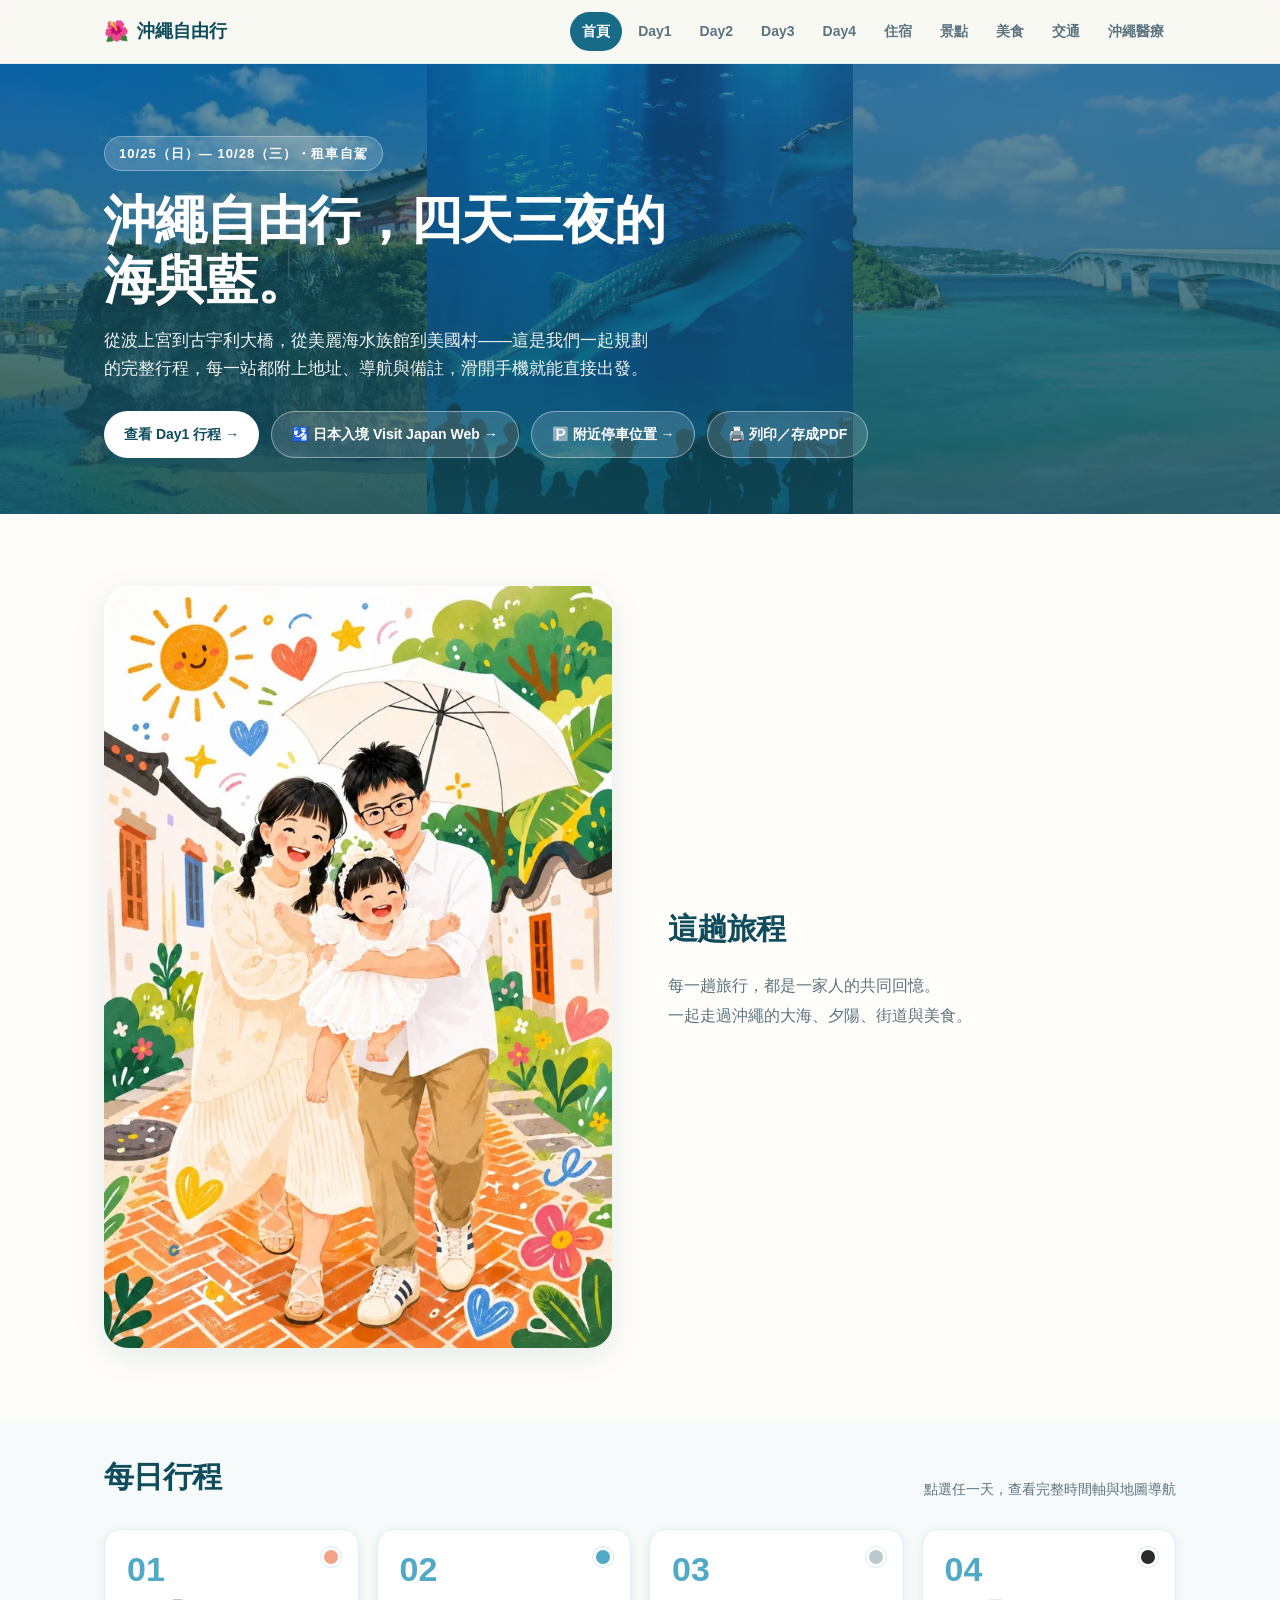
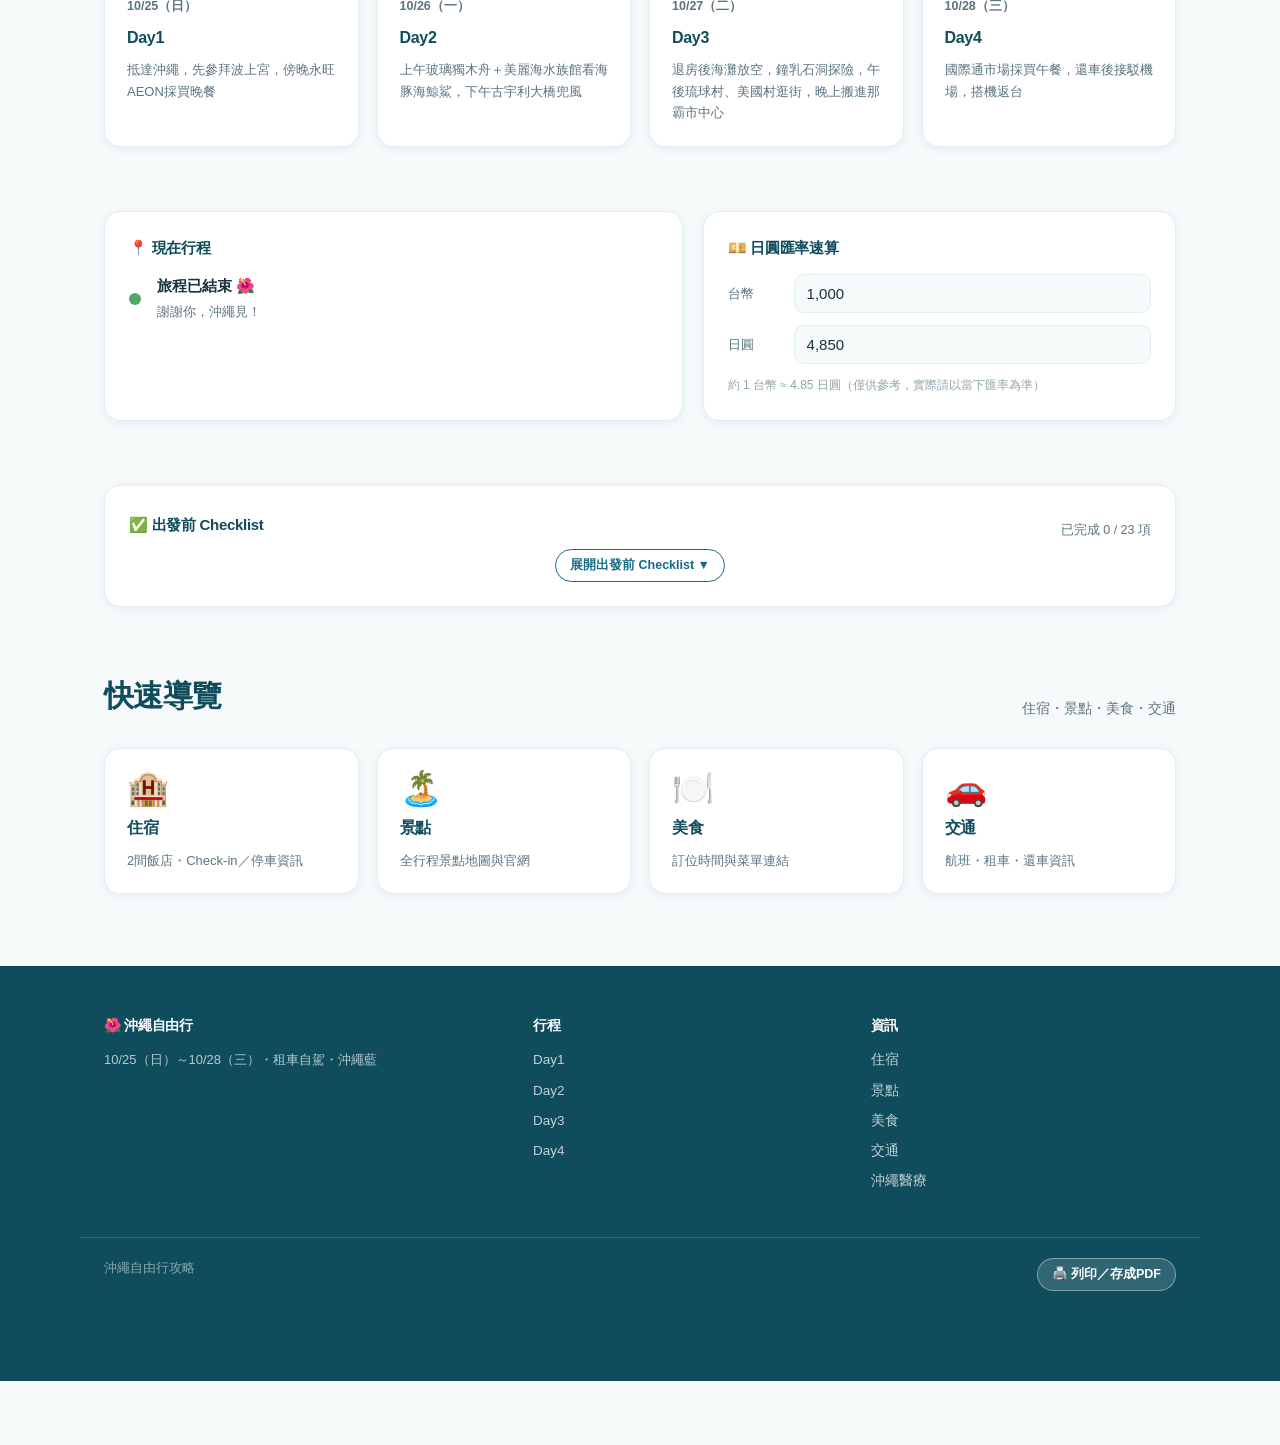
<file: index.html>
<!DOCTYPE html>
<html lang="zh-Hant">
<head>
<meta charset="UTF-8">
<meta name="viewport" content="width=device-width, initial-scale=1.0, viewport-fit=cover">
<title>沖繩自由行攻略｜10/25–10/28</title>
<meta name="description" content="沖繩自由行完整攻略：每日時間軸、住宿、景點、美食、交通與 Google Maps 導航一次搞定。">
<link rel="stylesheet" href="assets/style.css">
</head>
<body>

<header class="site-header">
  <div class="container">
    <a href="index.html" class="brand"><span class="flag">🌺</span>沖繩自由行</a>
    <nav class="main-nav">
      <a href="index.html">首頁</a>
      <a href="day01.html">Day1</a>
      <a href="day02.html">Day2</a>
      <a href="day03.html">Day3</a>
      <a href="day04.html">Day4</a>
      <a href="hotel.html">住宿</a>
      <a href="attractions.html">景點</a>
      <a href="food.html">美食</a>
      <a href="traffic.html">交通</a>
      <a href="medical.html">沖繩醫療</a>
    </nav>
    <button class="nav-toggle" aria-label="選單">☰</button>
  </div>
</header>

<section class="hero collage-hero">
  <div class="collage-bg" style="--collage-cols:3">
    <img src="images/naminoue-shrine.webp" alt="波上宮" loading="lazy">
    <img src="images/churaumi-aquarium.webp" alt="美麗海水族館" loading="lazy">
    <img src="images/kouri-bridge.webp" alt="古宇利大橋" loading="lazy">
  </div>
  <div class="collage-gradient"></div>
  <div class="container">
    <span class="hero-eyebrow">10/25（日）— 10/28（三）・租車自駕</span>
    <h1>沖繩自由行，四天三夜的<br>海與藍。</h1>
    <p class="lead">從波上宮到古宇利大橋，從美麗海水族館到美國村——這是我們一起規劃的完整行程，每一站都附上地址、導航與備註，滑開手機就能直接出發。</p>
    <div class="btn-row">
      <a class="btn btn-primary" href="day01.html">查看 Day1 行程 →</a>
      <a class="btn btn-ghost" href="https://www.vjw.digital.go.jp/main/#/vjwplo001" target="_blank" rel="noopener">🛂 日本入境 Visit Japan Web →</a>
      <a class="btn btn-ghost" href="https://www.locationsmart.org/?tag=_service_parking&lat=26.217006799735657&lon=127.68794225685427&z=19" target="_blank" rel="noopener">🅿️ 附近停車位置 →</a>
      <button class="btn btn-ghost" data-print>🖨️ 列印／存成PDF</button>
    </div>
  </div>
</section>

<section class="about-trip">
  <div class="container">
    <div class="about-img">
      <img src="images/family-story.webp" alt="一家人沖繩旅行插畫" loading="lazy">
    </div>
    <div class="about-text">
      <h2>這趟旅程</h2>
      <p>每一趟旅行，都是一家人的共同回憶。<br>一起走過沖繩的大海、夕陽、街道與美食。</p>
    </div>
  </div>
</section>

<section class="section-tight">
  <div class="container">
    <div class="section-head">
      <h2>每日行程</h2>
      <span class="sub">點選任一天，查看完整時間軸與地圖導航</span>
    </div>
    <div class="day-grid" id="day-grid"><!-- JS render --></div>
  </div>
</section>

<section class="section-tight">
  <div class="container">
    <div class="widget-grid">
      <div class="widget-card">
        <h3>📍 現在行程</h3>
        <div id="next-up-widget"><!-- JS render --></div>
      </div>
      <div class="widget-card">
        <h3>💴 日圓匯率速算</h3>
        <div class="converter-row">
          <label for="conv-twd">台幣</label>
          <input id="conv-twd" type="text" inputmode="decimal" placeholder="TWD">
        </div>
        <div class="converter-row">
          <label for="conv-jpy">日圓</label>
          <input id="conv-jpy" type="text" inputmode="decimal" placeholder="JPY">
        </div>
        <div class="converter-rate" id="conv-rate-label"></div>
      </div>
    </div>
  </div>
</section>

<section class="section-tight">
  <div class="container">
    <div class="widget-card">
      <div style="display:flex;justify-content:space-between;align-items:center;flex-wrap:wrap;gap:10px">
        <h3 style="margin-bottom:0">✅ 出發前 Checklist</h3>
        <span class="checklist-progress" id="checklist-progress"></span>
      </div>
      <div class="checklist-toggle-wrap">
        <button class="btn btn-outline btn-sm" id="checklist-toggle">展開出發前 Checklist ▼</button>
      </div>
      <div class="checklist-groups" id="checklist-groups"><!-- JS render --></div>
    </div>
  </div>
</section>

<section class="section-tight">
  <div class="container">
    <div class="section-head">
      <h2>快速導覽</h2>
      <span class="sub">住宿・景點・美食・交通</span>
    </div>
    <div class="day-grid">
      <a class="day-card" href="hotel.html"><div class="num">🏨</div><h3>住宿</h3><p>2間飯店・Check-in／停車資訊</p></a>
      <a class="day-card" href="attractions.html"><div class="num">🏝️</div><h3>景點</h3><p>全行程景點地圖與官網</p></a>
      <a class="day-card" href="food.html"><div class="num">🍽️</div><h3>美食</h3><p>訂位時間與菜單連結</p></a>
      <a class="day-card" href="traffic.html"><div class="num">🚗</div><h3>交通</h3><p>航班・租車・還車資訊</p></a>
    </div>
  </div>
</section>

<footer class="site-footer">
  <div class="container footer-grid">
    <div>
      <h4>🌺 沖繩自由行</h4>
      <p style="font-size:13px;color:rgba(255,255,255,.7)">10/25（日）～10/28（三）・租車自駕・沖繩藍</p>
    </div>
    <div>
      <h4>行程</h4>
      <a href="day01.html">Day1</a>
      <a href="day02.html">Day2</a>
      <a href="day03.html">Day3</a>
      <a href="day04.html">Day4</a>
    </div>
    <div>
      <h4>資訊</h4>
      <a href="hotel.html">住宿</a>
      <a href="attractions.html">景點</a>
      <a href="food.html">美食</a>
      <a href="traffic.html">交通</a>
      <a href="medical.html">沖繩醫療</a>
    </div>
  </div>
  <div class="container footer-bottom">
    <span>沖繩自由行攻略</span>
    <button class="btn btn-ghost btn-sm no-print" data-print>🖨️ 列印／存成PDF</button>
  </div>
</footer>

<script>const PAGE_TYPE = "index";</script>
<script src="assets/data.js"></script>
<script src="assets/render.js"></script>
<script src="assets/main.js"></script>
</body>
</html>
</file>
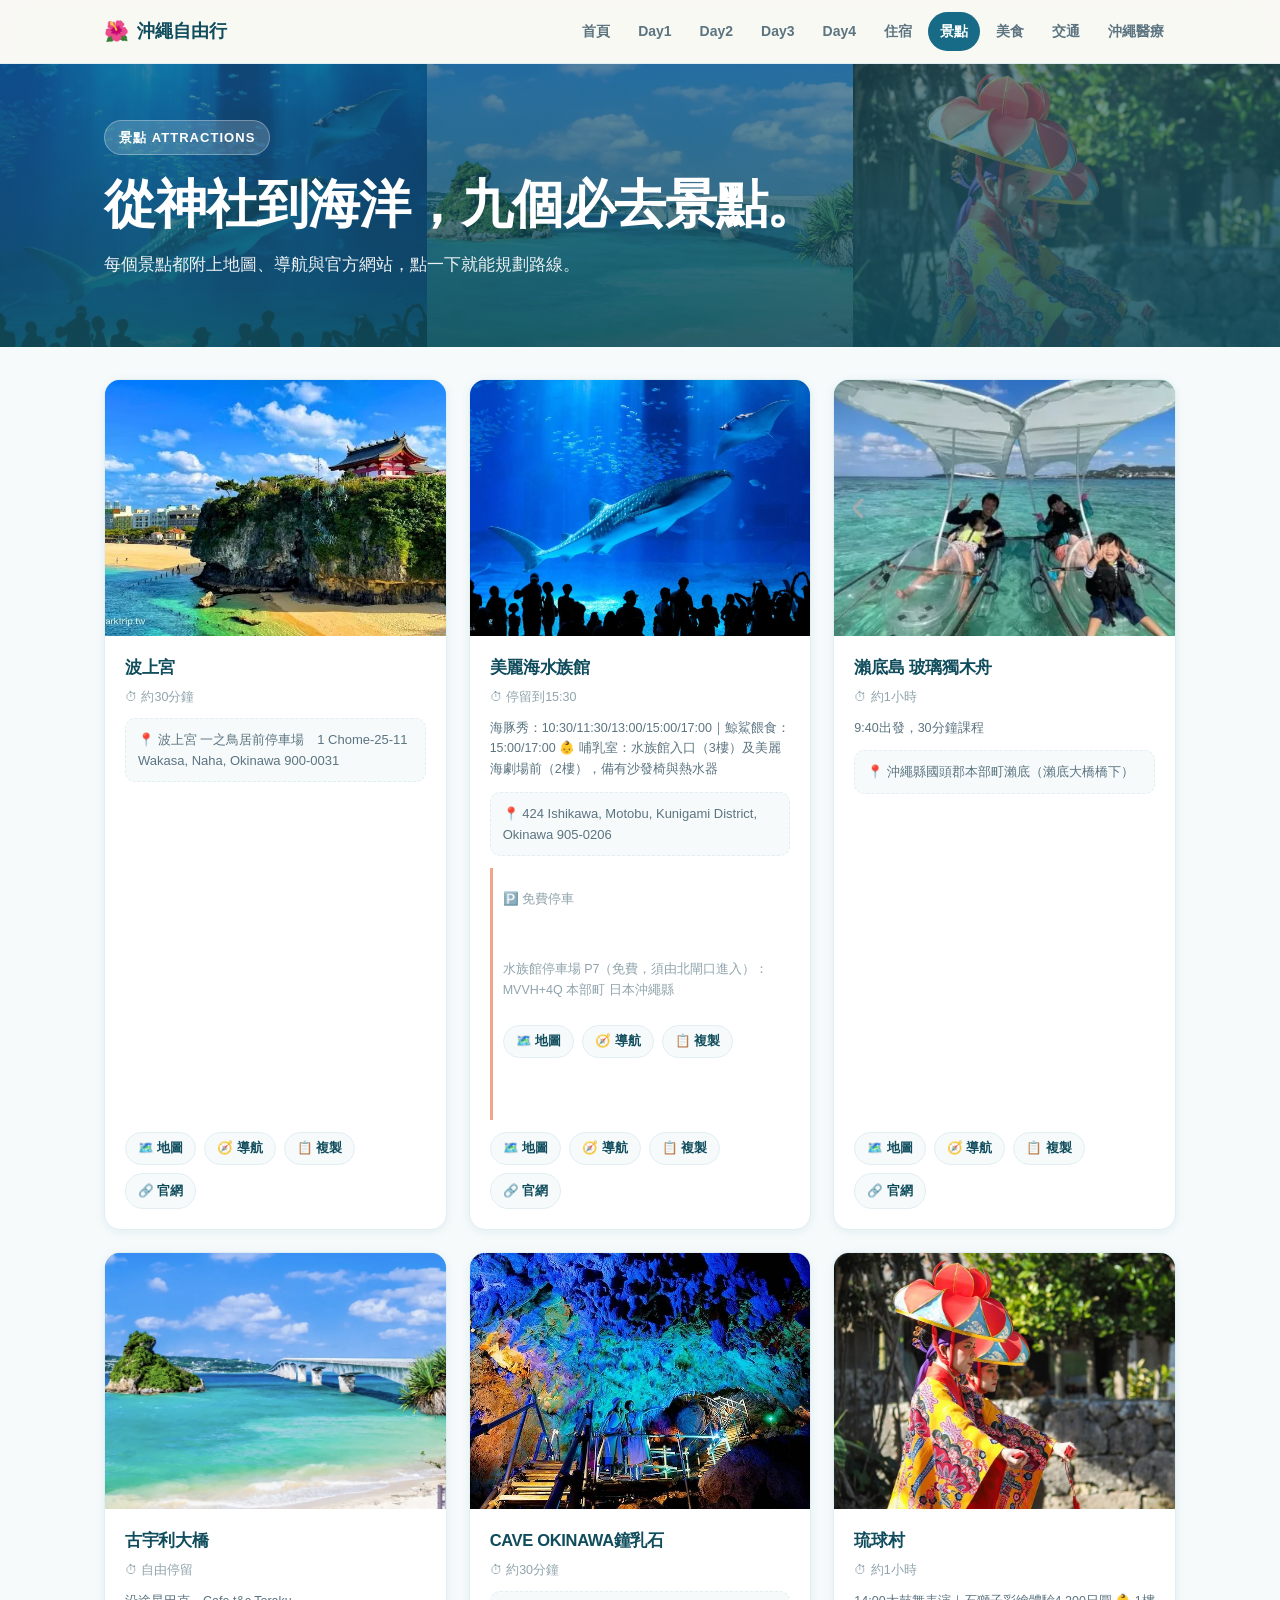
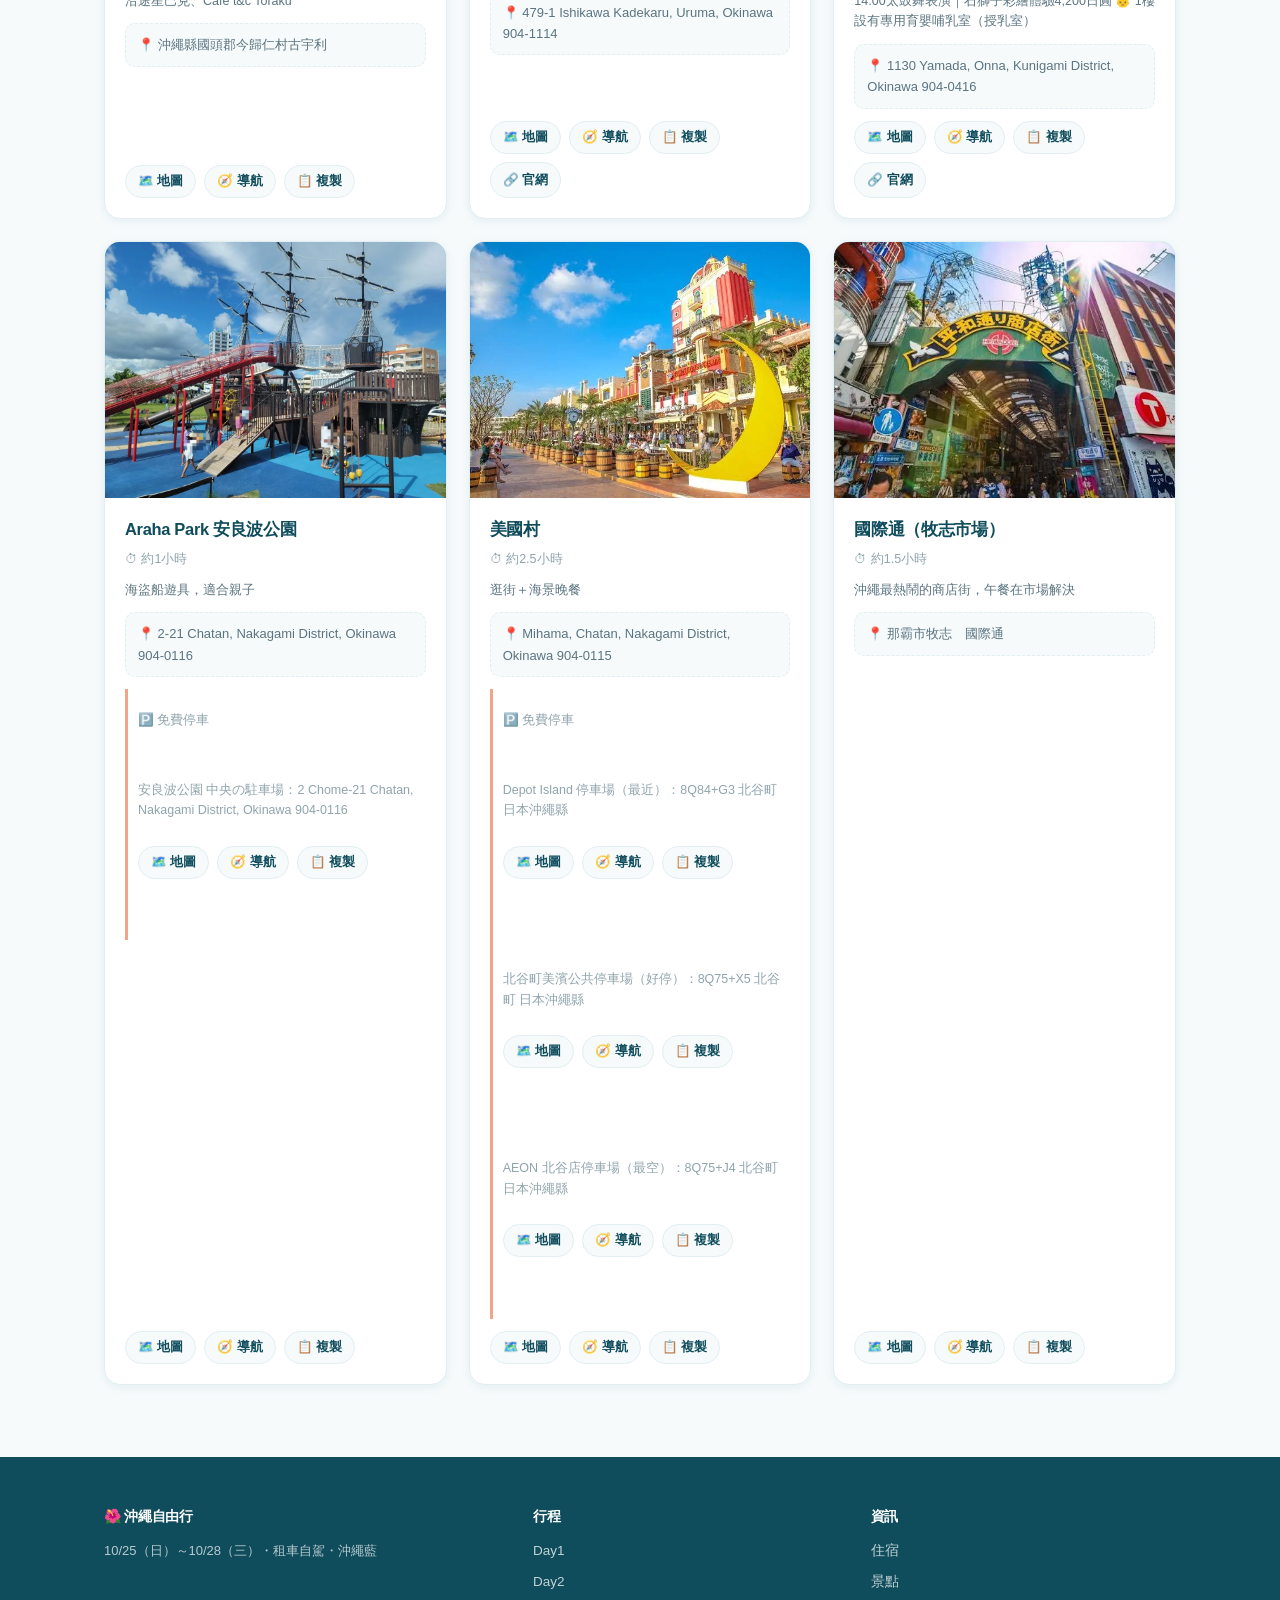
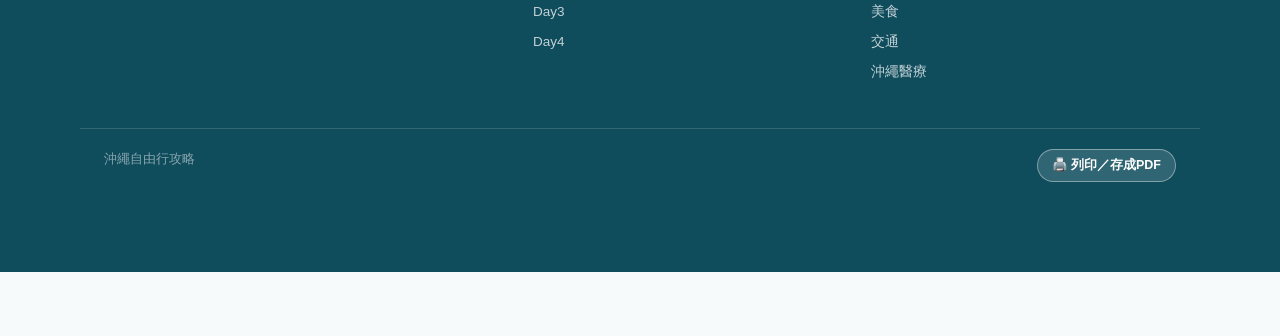
<file: attractions.html>
<!DOCTYPE html>
<html lang="zh-Hant">
<head>
<meta charset="UTF-8">
<meta name="viewport" content="width=device-width, initial-scale=1.0, viewport-fit=cover">
<title>景點｜沖繩自由行</title>
<link rel="stylesheet" href="assets/style.css">
</head>
<body>

<header class="site-header">
  <div class="container">
    <a href="index.html" class="brand"><span class="flag">🌺</span>沖繩自由行</a>
    <nav class="main-nav">
      <a href="index.html">首頁</a>
      <a href="day01.html">Day1</a>
      <a href="day02.html">Day2</a>
      <a href="day03.html">Day3</a>
      <a href="day04.html">Day4</a>
      <a href="hotel.html">住宿</a>
      <a href="attractions.html">景點</a>
      <a href="food.html">美食</a>
      <a href="traffic.html">交通</a>
      <a href="medical.html">沖繩醫療</a>
    </nav>
    <button class="nav-toggle" aria-label="選單">☰</button>
  </div>
</header>

<section class="hero hero-day-hero collage-hero">
  <div class="collage-bg" style="--collage-cols:3">
    <img src="images/churaumi-aquarium.webp" alt="美麗海水族館" loading="lazy">
    <img src="images/kouri-bridge.webp" alt="古宇利大橋" loading="lazy">
    <img src="images/ryukyu-mura.webp" alt="琉球村" loading="lazy">
  </div>
  <div class="collage-gradient"></div>
  <div class="container">
    <span class="hero-eyebrow">景點 Attractions</span>
    <h1>從神社到海洋，九個必去景點。</h1>
    <p class="lead">每個景點都附上地圖、導航與官方網站，點一下就能規劃路線。</p>
  </div>
</section>

<section class="section-tight">
  <div class="container">
    <div class="card-grid" id="attraction-grid"><!-- JS render --></div>
  </div>
</section>

<footer class="site-footer">
  <div class="container footer-grid">
    <div>
      <h4>🌺 沖繩自由行</h4>
      <p style="font-size:13px;color:rgba(255,255,255,.7)">10/25（日）～10/28（三）・租車自駕・沖繩藍</p>
    </div>
    <div>
      <h4>行程</h4>
      <a href="day01.html">Day1</a>
      <a href="day02.html">Day2</a>
      <a href="day03.html">Day3</a>
      <a href="day04.html">Day4</a>
    </div>
    <div>
      <h4>資訊</h4>
      <a href="hotel.html">住宿</a>
      <a href="attractions.html">景點</a>
      <a href="food.html">美食</a>
      <a href="traffic.html">交通</a>
      <a href="medical.html">沖繩醫療</a>
    </div>
  </div>
  <div class="container footer-bottom">
    <span>沖繩自由行攻略</span>
    <button class="btn btn-ghost btn-sm no-print" data-print>🖨️ 列印／存成PDF</button>
  </div>
</footer>

<script>const PAGE_TYPE = "attractions";</script>
<script src="assets/data.js"></script>
<script src="assets/render.js"></script>
<script src="assets/main.js"></script>
</body>
</html>
</file>
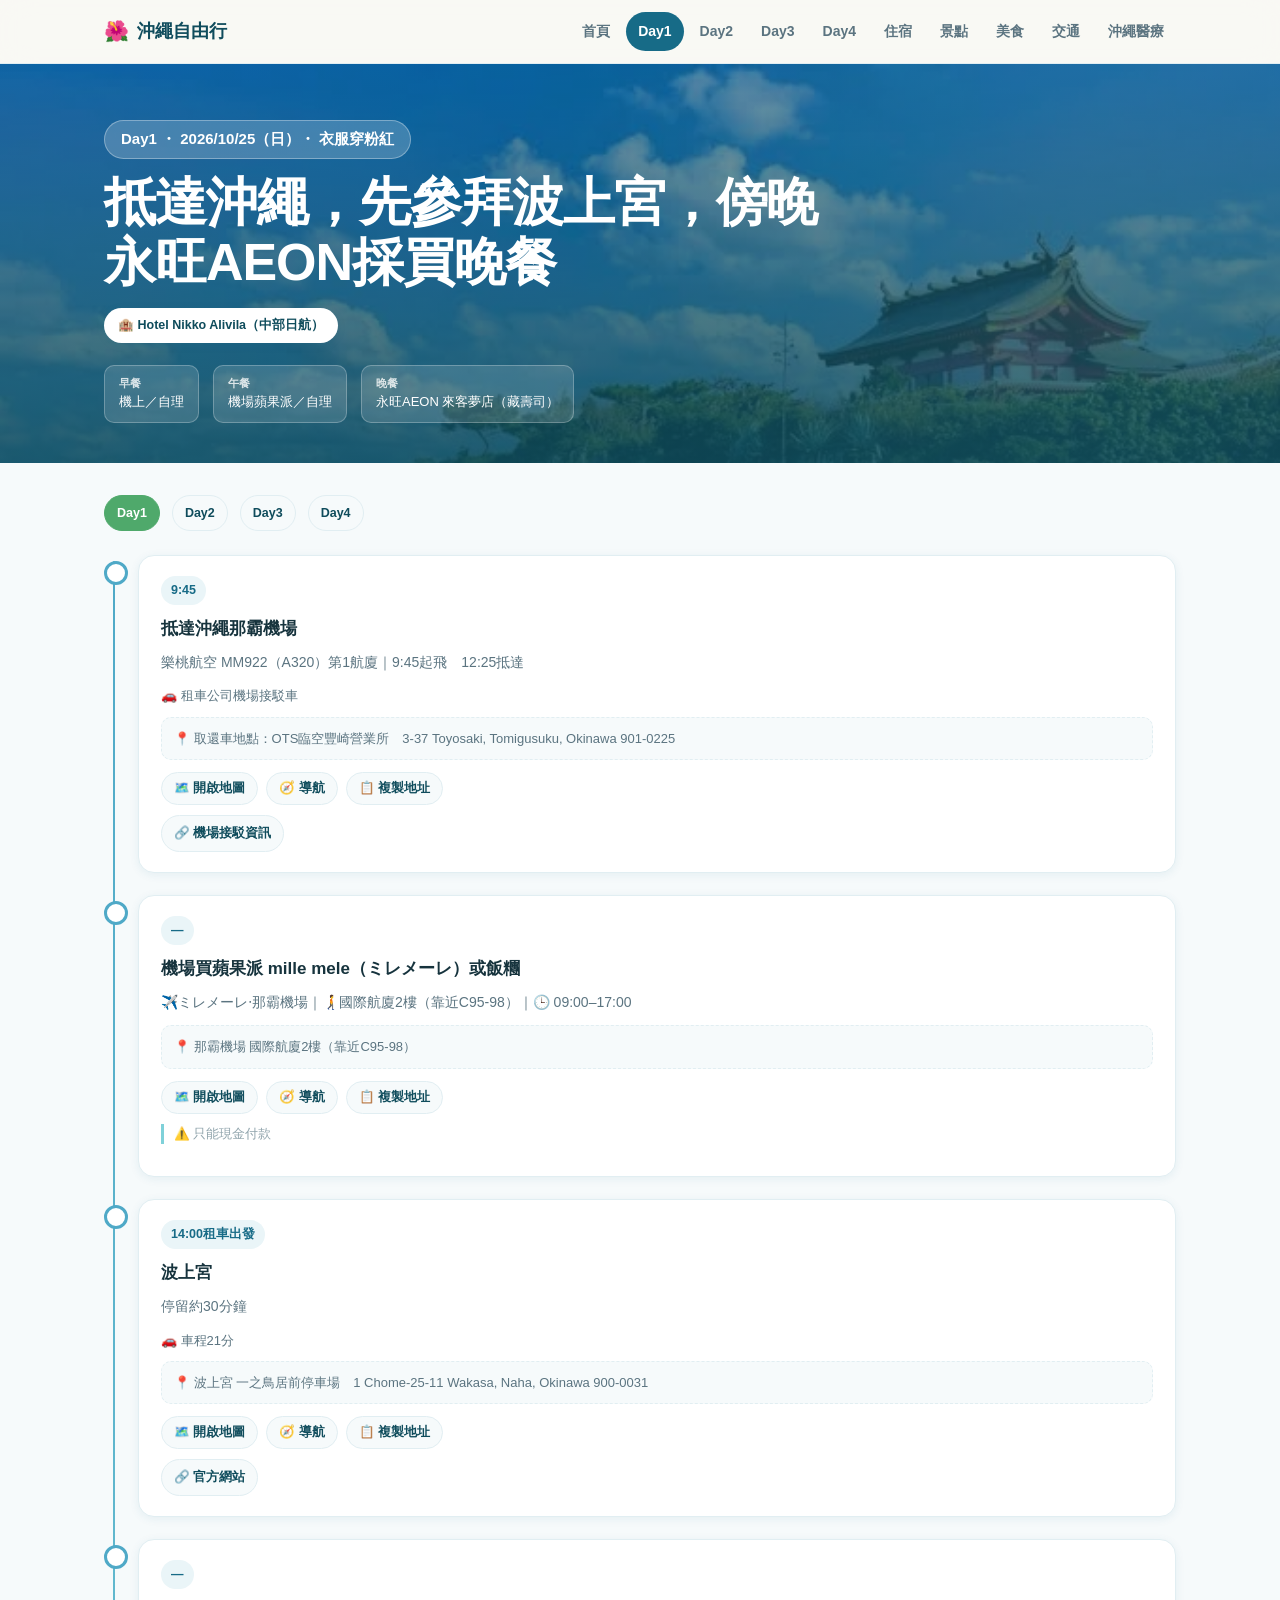
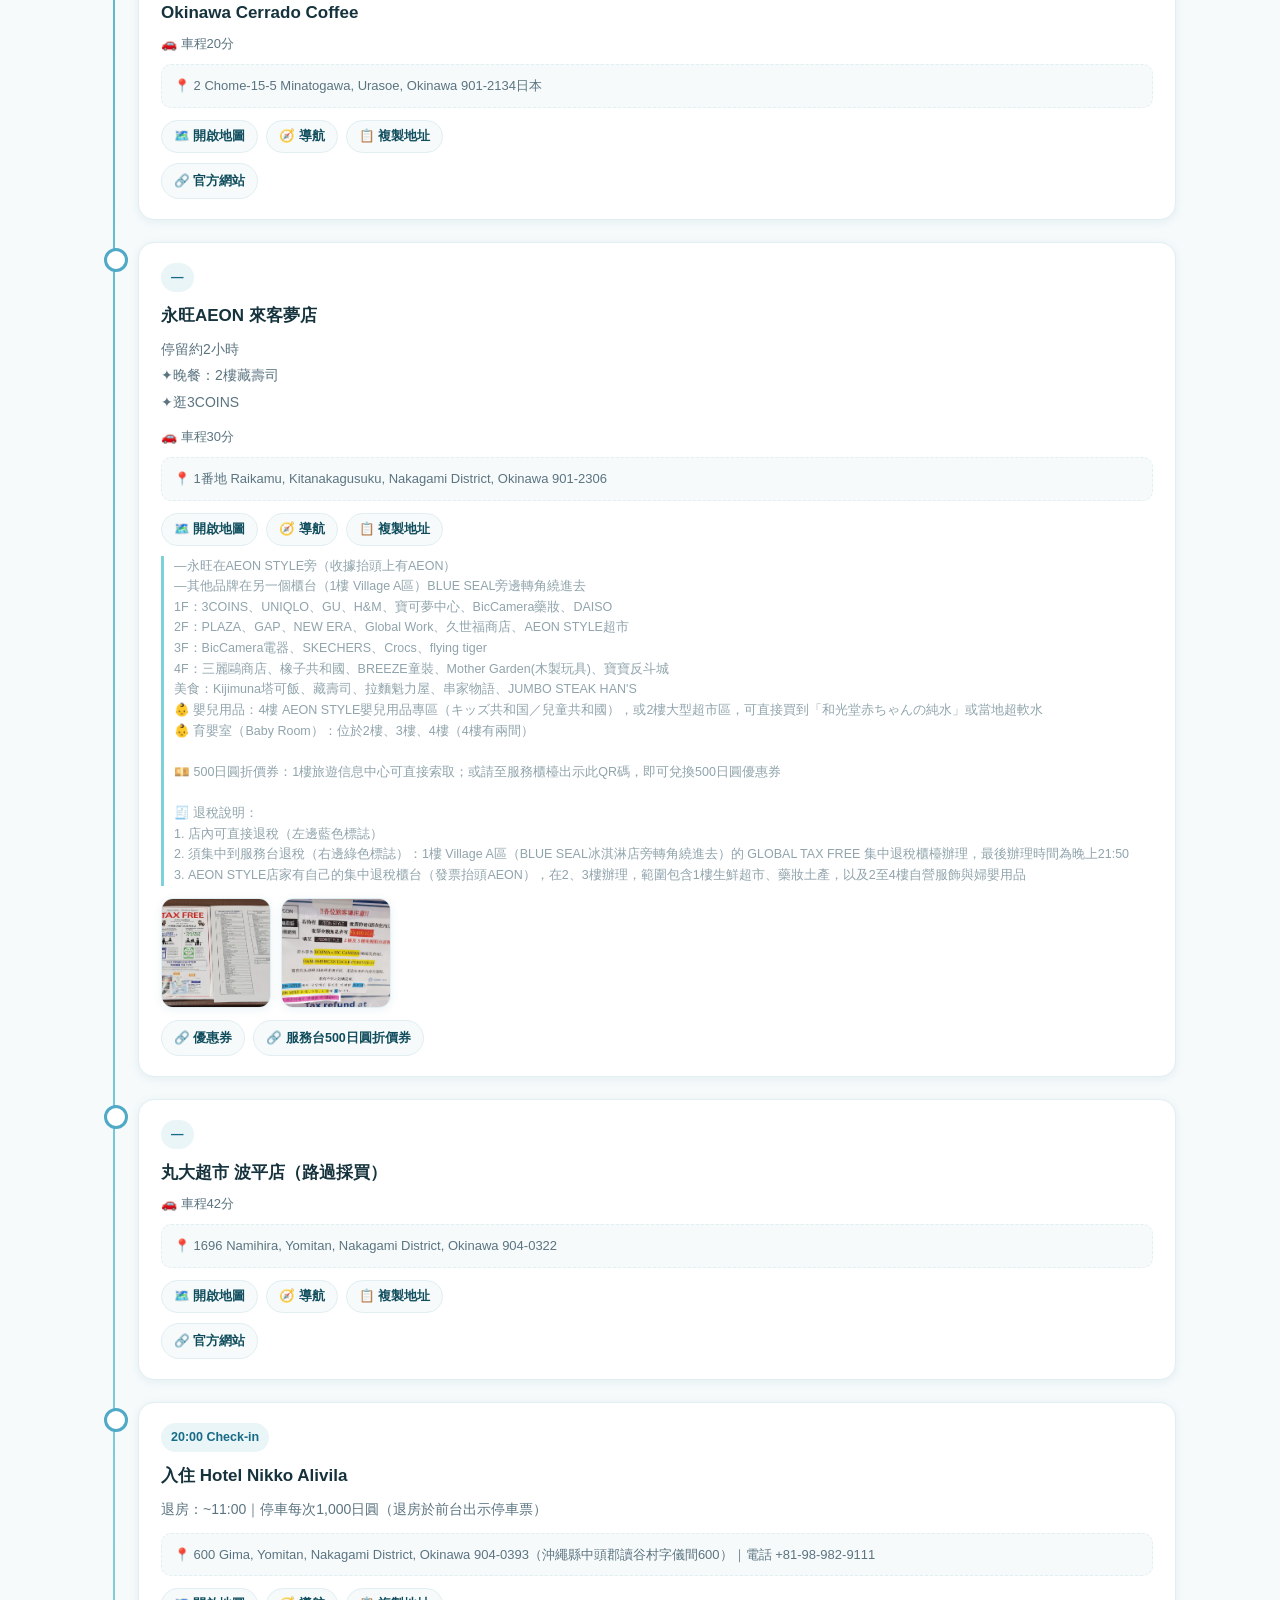
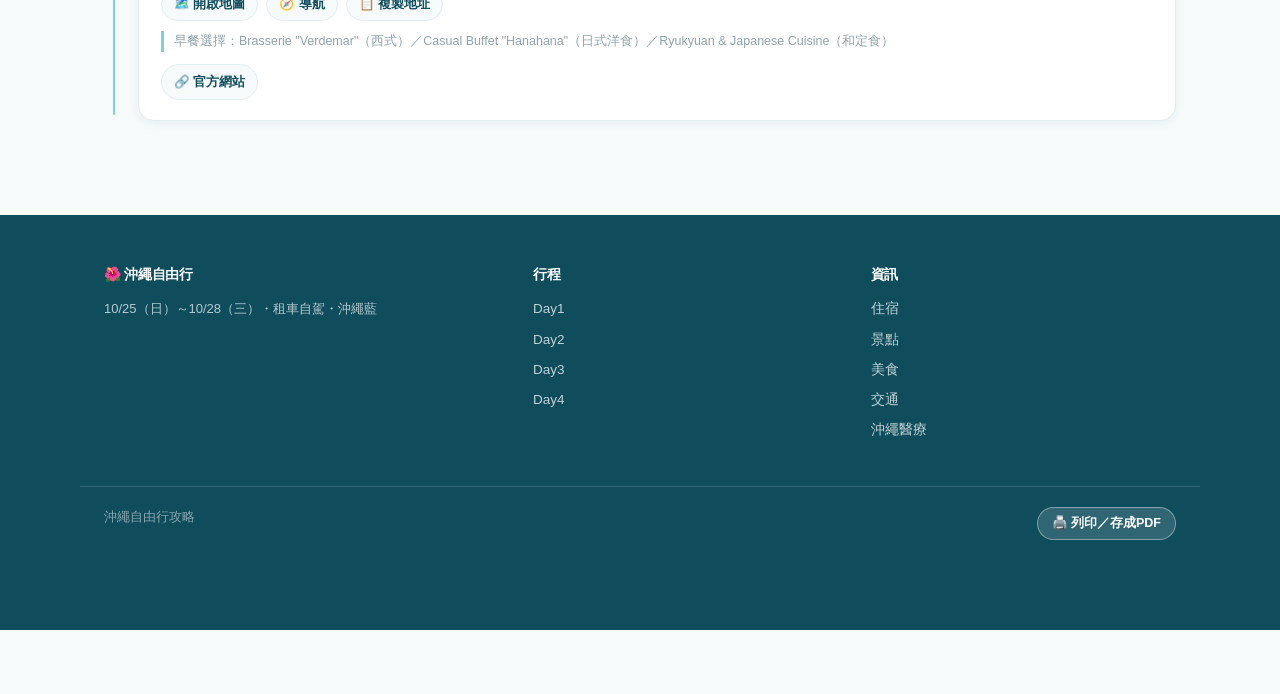
<file: day01.html>
<!DOCTYPE html>
<html lang="zh-Hant">
<head>
<meta charset="UTF-8">
<meta name="viewport" content="width=device-width, initial-scale=1.0, viewport-fit=cover">
<title>Day1｜沖繩自由行</title>
<link rel="stylesheet" href="assets/style.css">
</head>
<body>

<header class="site-header">
  <div class="container">
    <a href="index.html" class="brand"><span class="flag">🌺</span>沖繩自由行</a>
    <nav class="main-nav">
      <a href="index.html">首頁</a>
      <a href="day01.html">Day1</a>
      <a href="day02.html">Day2</a>
      <a href="day03.html">Day3</a>
      <a href="day04.html">Day4</a>
      <a href="hotel.html">住宿</a>
      <a href="attractions.html">景點</a>
      <a href="food.html">美食</a>
      <a href="traffic.html">交通</a>
      <a href="medical.html">沖繩醫療</a>
    </nav>
    <button class="nav-toggle" aria-label="選單">☰</button>
  </div>
</header>

<section class="hero hero-day-hero collage-hero">
  <div class="collage-bg" style="--collage-cols:1">
    <img src="images/naminoue-shrine.webp" alt="波上宮" loading="lazy">
  </div>
  <div class="collage-gradient"></div>
  <div class="container">
    <span class="day-badge" id="day-badge">Day1</span>
    <h1 id="day-title">—</h1>
    <a class="btn btn-primary btn-sm" id="day-hotel-link" href="hotel.html">🏨 住宿資訊</a>
    <div class="meal-strip" id="meal-strip"></div>
  </div>
</section>

<section class="section-tight">
  <div class="container">
    <div class="btn-row" id="day-switch" style="margin-bottom:24px"></div>
    <div class="timeline" id="timeline"><!-- JS render --></div>
  </div>
</section>

<footer class="site-footer">
  <div class="container footer-grid">
    <div>
      <h4>🌺 沖繩自由行</h4>
      <p style="font-size:13px;color:rgba(255,255,255,.7)">10/25（日）～10/28（三）・租車自駕・沖繩藍</p>
    </div>
    <div>
      <h4>行程</h4>
      <a href="day01.html">Day1</a>
      <a href="day02.html">Day2</a>
      <a href="day03.html">Day3</a>
      <a href="day04.html">Day4</a>
    </div>
    <div>
      <h4>資訊</h4>
      <a href="hotel.html">住宿</a>
      <a href="attractions.html">景點</a>
      <a href="food.html">美食</a>
      <a href="traffic.html">交通</a>
      <a href="medical.html">沖繩醫療</a>
    </div>
  </div>
  <div class="container footer-bottom">
    <span>沖繩自由行攻略</span>
    <button class="btn btn-ghost btn-sm no-print" data-print>🖨️ 列印／存成PDF</button>
  </div>
</footer>

<script>const PAGE_TYPE = "day"; const PAGE_DAY_ID = 1;</script>
<script src="assets/data.js"></script>
<script src="assets/render.js"></script>
<script src="assets/main.js"></script>
</body>
</html>
</file>
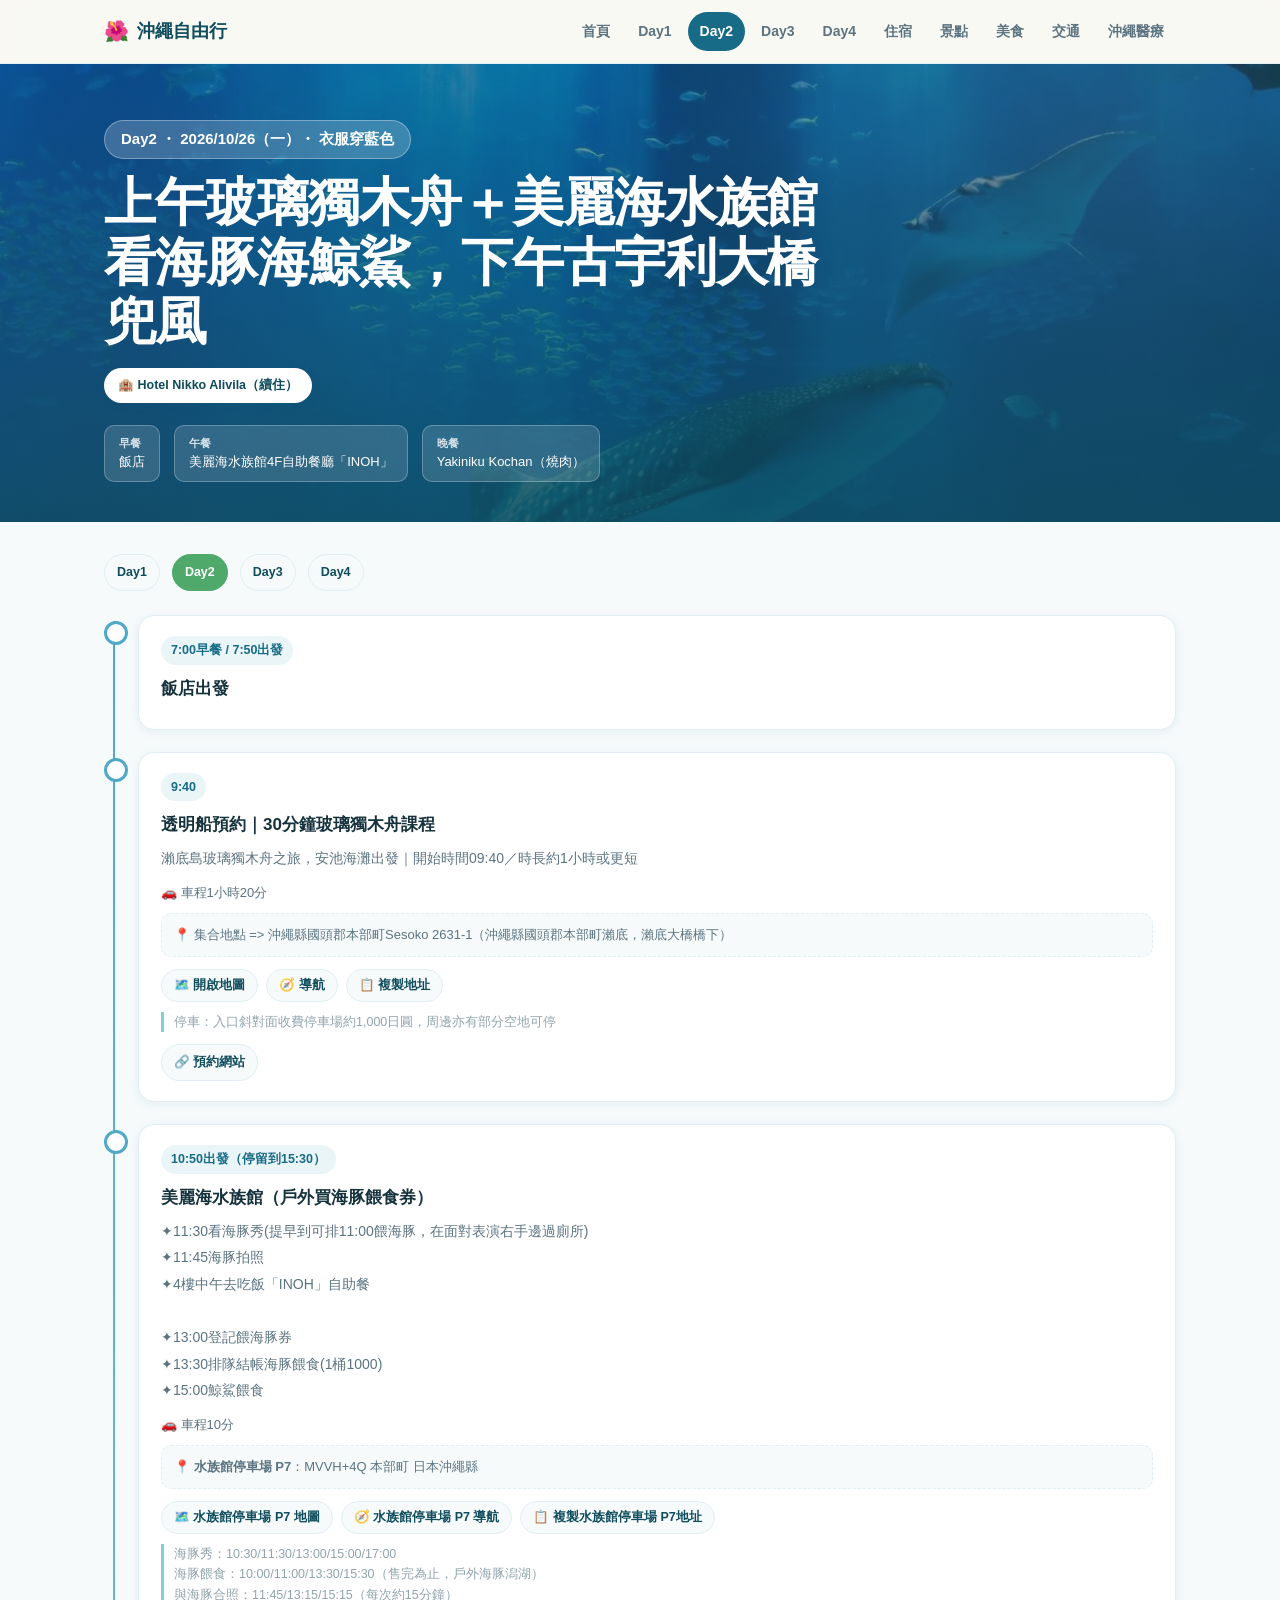
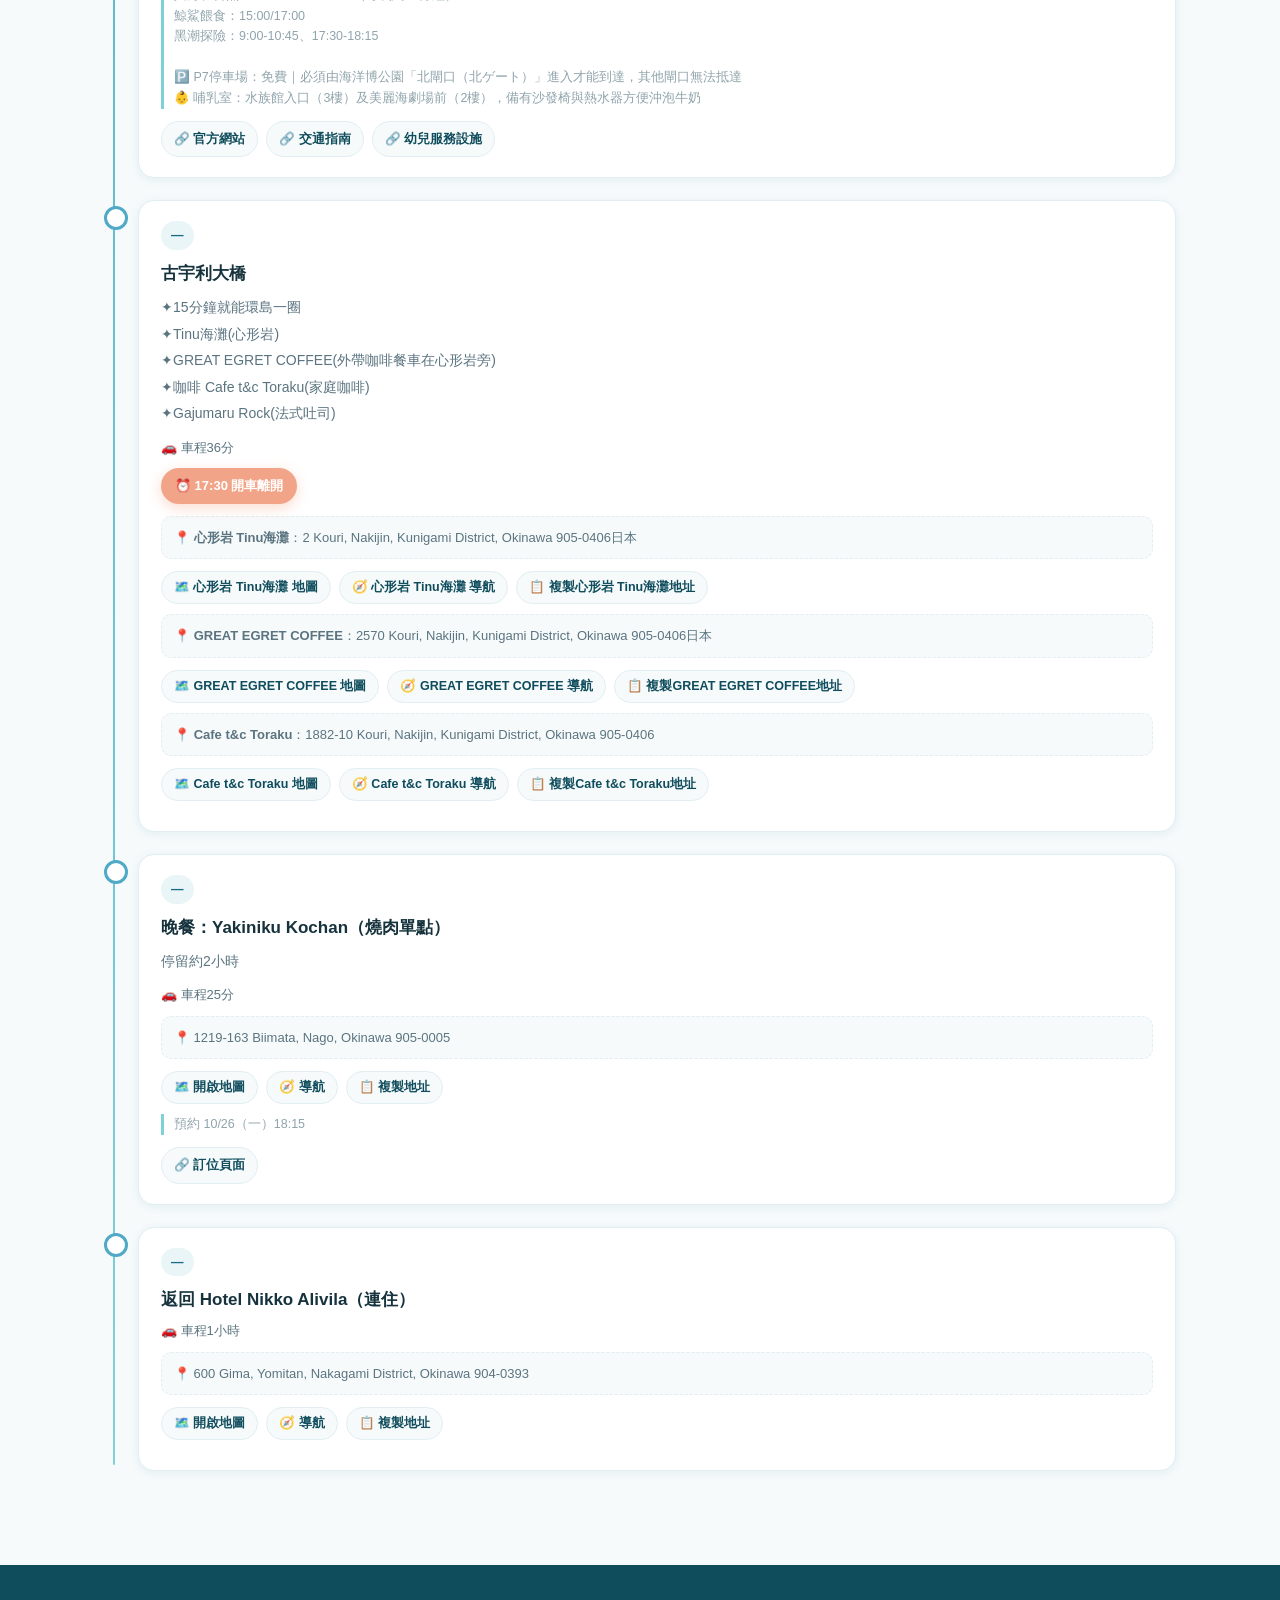
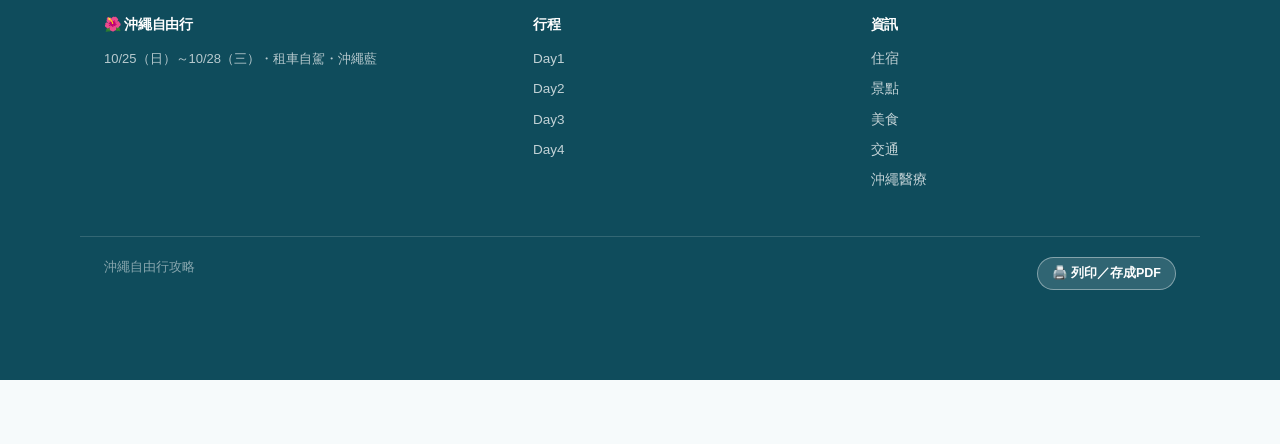
<file: day02.html>
<!DOCTYPE html>
<html lang="zh-Hant">
<head>
<meta charset="UTF-8">
<meta name="viewport" content="width=device-width, initial-scale=1.0, viewport-fit=cover">
<title>Day2｜沖繩自由行</title>
<link rel="stylesheet" href="assets/style.css">
</head>
<body>

<header class="site-header">
  <div class="container">
    <a href="index.html" class="brand"><span class="flag">🌺</span>沖繩自由行</a>
    <nav class="main-nav">
      <a href="index.html">首頁</a>
      <a href="day01.html">Day1</a>
      <a href="day02.html">Day2</a>
      <a href="day03.html">Day3</a>
      <a href="day04.html">Day4</a>
      <a href="hotel.html">住宿</a>
      <a href="attractions.html">景點</a>
      <a href="food.html">美食</a>
      <a href="traffic.html">交通</a>
      <a href="medical.html">沖繩醫療</a>
    </nav>
    <button class="nav-toggle" aria-label="選單">☰</button>
  </div>
</header>

<section class="hero hero-day-hero collage-hero">
  <div class="collage-bg" style="--collage-cols:1">
    <img src="images/churaumi-aquarium.webp" alt="美麗海水族館 鯨鯊" loading="lazy">
  </div>
  <div class="collage-gradient"></div>
  <div class="container">
    <span class="day-badge" id="day-badge">Day2</span>
    <h1 id="day-title">—</h1>
    <a class="btn btn-primary btn-sm" id="day-hotel-link" href="hotel.html">🏨 住宿資訊</a>
    <div class="meal-strip" id="meal-strip"></div>
  </div>
</section>

<section class="section-tight">
  <div class="container">
    <div class="btn-row" id="day-switch" style="margin-bottom:24px"></div>
    <div class="timeline" id="timeline"><!-- JS render --></div>
  </div>
</section>

<footer class="site-footer">
  <div class="container footer-grid">
    <div>
      <h4>🌺 沖繩自由行</h4>
      <p style="font-size:13px;color:rgba(255,255,255,.7)">10/25（日）～10/28（三）・租車自駕・沖繩藍</p>
    </div>
    <div>
      <h4>行程</h4>
      <a href="day01.html">Day1</a>
      <a href="day02.html">Day2</a>
      <a href="day03.html">Day3</a>
      <a href="day04.html">Day4</a>
    </div>
    <div>
      <h4>資訊</h4>
      <a href="hotel.html">住宿</a>
      <a href="attractions.html">景點</a>
      <a href="food.html">美食</a>
      <a href="traffic.html">交通</a>
      <a href="medical.html">沖繩醫療</a>
    </div>
  </div>
  <div class="container footer-bottom">
    <span>沖繩自由行攻略</span>
    <button class="btn btn-ghost btn-sm no-print" data-print>🖨️ 列印／存成PDF</button>
  </div>
</footer>

<script>const PAGE_TYPE = "day"; const PAGE_DAY_ID = 2;</script>
<script src="assets/data.js"></script>
<script src="assets/render.js"></script>
<script src="assets/main.js"></script>
</body>
</html>
</file>
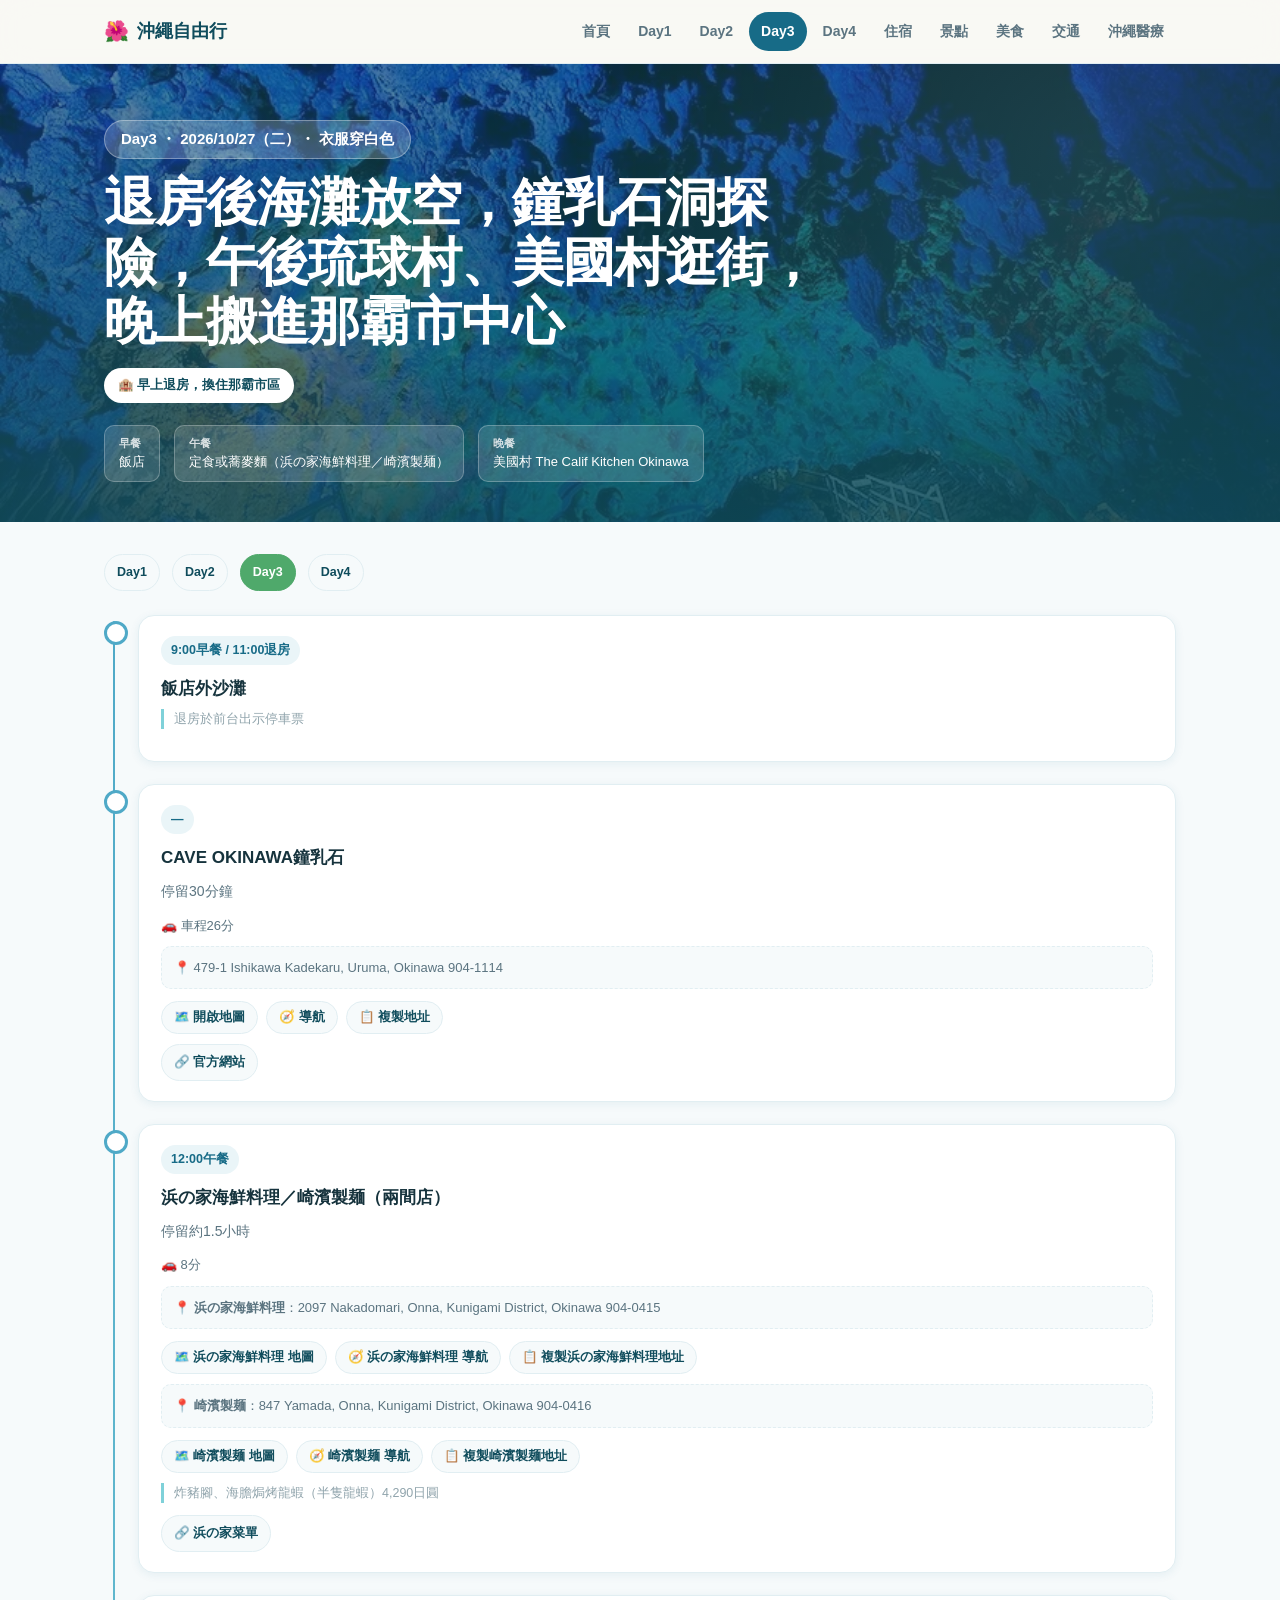
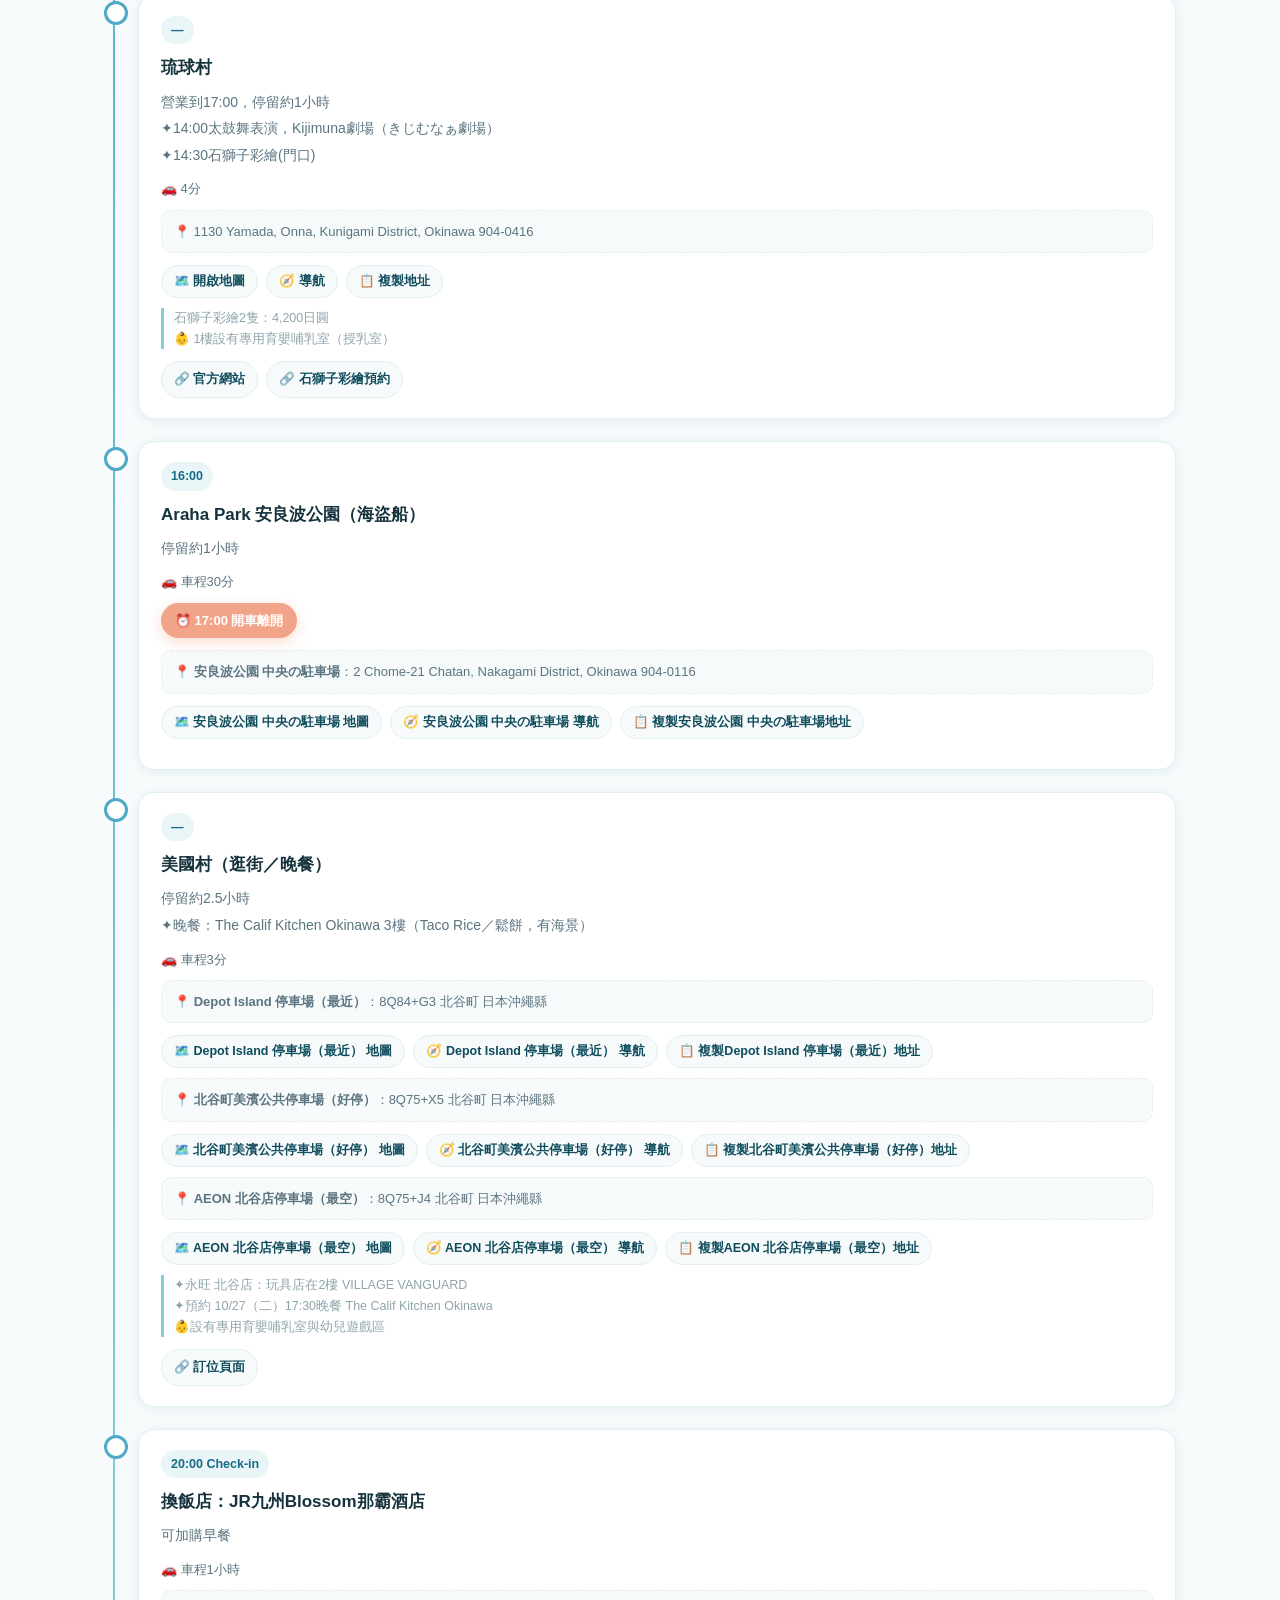
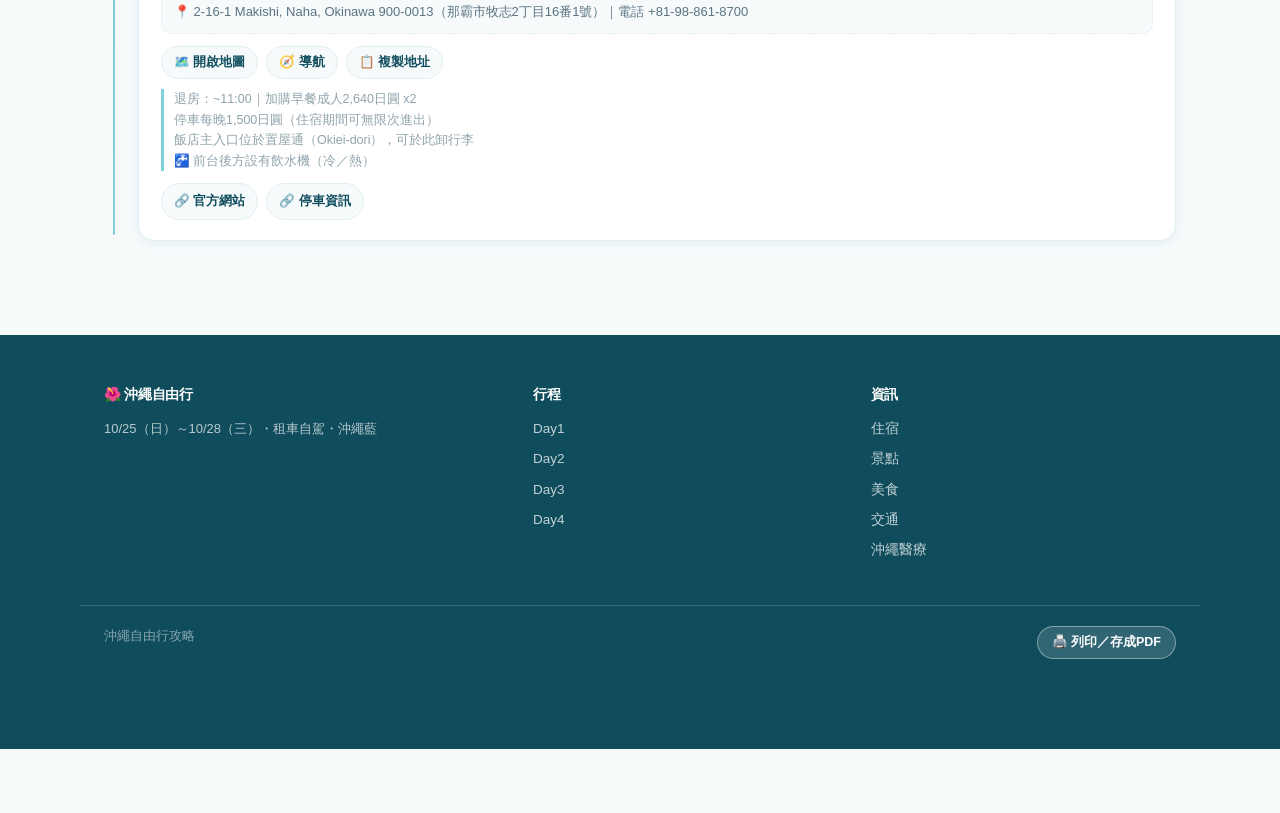
<file: day03.html>
<!DOCTYPE html>
<html lang="zh-Hant">
<head>
<meta charset="UTF-8">
<meta name="viewport" content="width=device-width, initial-scale=1.0, viewport-fit=cover">
<title>Day3｜沖繩自由行</title>
<link rel="stylesheet" href="assets/style.css">
</head>
<body>

<header class="site-header">
  <div class="container">
    <a href="index.html" class="brand"><span class="flag">🌺</span>沖繩自由行</a>
    <nav class="main-nav">
      <a href="index.html">首頁</a>
      <a href="day01.html">Day1</a>
      <a href="day02.html">Day2</a>
      <a href="day03.html">Day3</a>
      <a href="day04.html">Day4</a>
      <a href="hotel.html">住宿</a>
      <a href="attractions.html">景點</a>
      <a href="food.html">美食</a>
      <a href="traffic.html">交通</a>
      <a href="medical.html">沖繩醫療</a>
    </nav>
    <button class="nav-toggle" aria-label="選單">☰</button>
  </div>
</header>

<section class="hero hero-day-hero collage-hero">
  <div class="collage-bg" style="--collage-cols:1">
    <img src="images/cave-okinawa.webp" alt="CAVE OKINAWA鐘乳石" loading="lazy">
  </div>
  <div class="collage-gradient"></div>
  <div class="container">
    <span class="day-badge" id="day-badge">Day3</span>
    <h1 id="day-title">—</h1>
    <a class="btn btn-primary btn-sm" id="day-hotel-link" href="hotel.html">🏨 住宿資訊</a>
    <div class="meal-strip" id="meal-strip"></div>
  </div>
</section>

<section class="section-tight">
  <div class="container">
    <div class="btn-row" id="day-switch" style="margin-bottom:24px"></div>
    <div class="timeline" id="timeline"><!-- JS render --></div>
  </div>
</section>

<footer class="site-footer">
  <div class="container footer-grid">
    <div>
      <h4>🌺 沖繩自由行</h4>
      <p style="font-size:13px;color:rgba(255,255,255,.7)">10/25（日）～10/28（三）・租車自駕・沖繩藍</p>
    </div>
    <div>
      <h4>行程</h4>
      <a href="day01.html">Day1</a>
      <a href="day02.html">Day2</a>
      <a href="day03.html">Day3</a>
      <a href="day04.html">Day4</a>
    </div>
    <div>
      <h4>資訊</h4>
      <a href="hotel.html">住宿</a>
      <a href="attractions.html">景點</a>
      <a href="food.html">美食</a>
      <a href="traffic.html">交通</a>
      <a href="medical.html">沖繩醫療</a>
    </div>
  </div>
  <div class="container footer-bottom">
    <span>沖繩自由行攻略</span>
    <button class="btn btn-ghost btn-sm no-print" data-print>🖨️ 列印／存成PDF</button>
  </div>
</footer>

<script>const PAGE_TYPE = "day"; const PAGE_DAY_ID = 3;</script>
<script src="assets/data.js"></script>
<script src="assets/render.js"></script>
<script src="assets/main.js"></script>
</body>
</html>
</file>
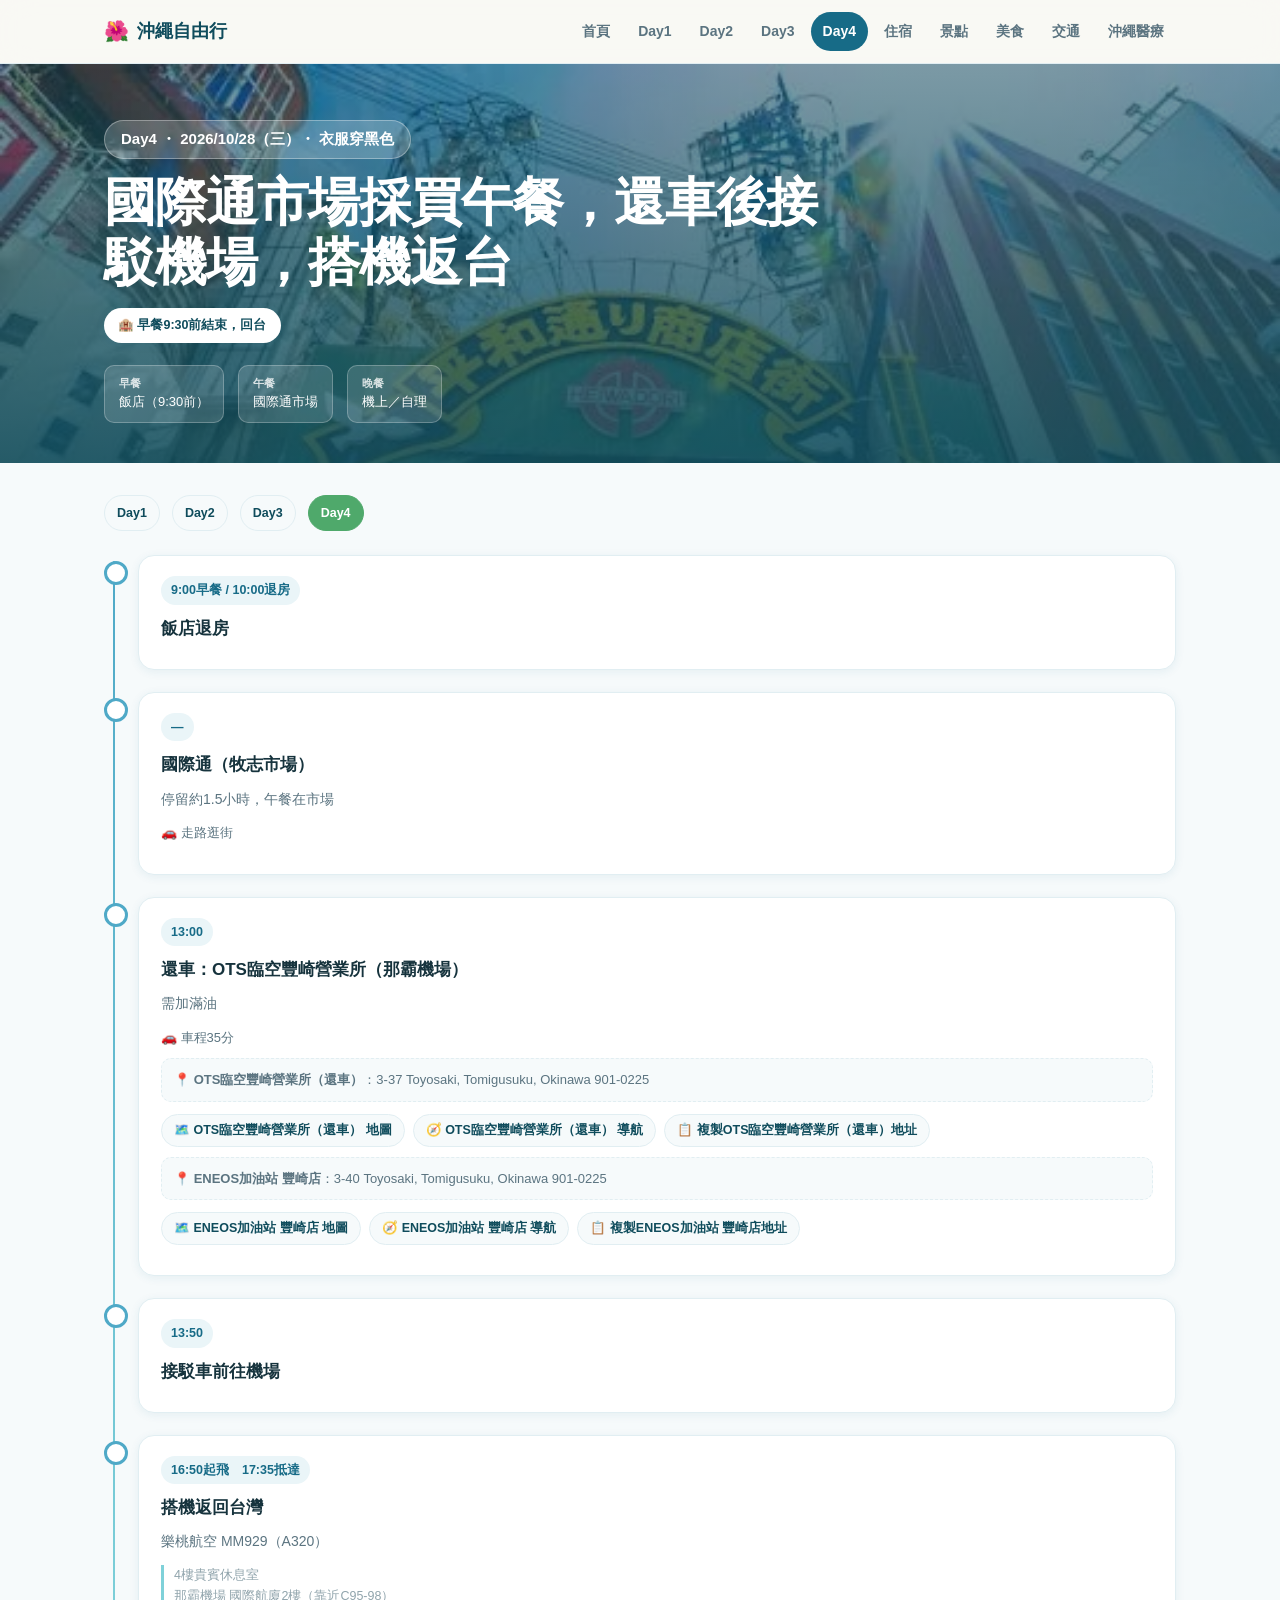
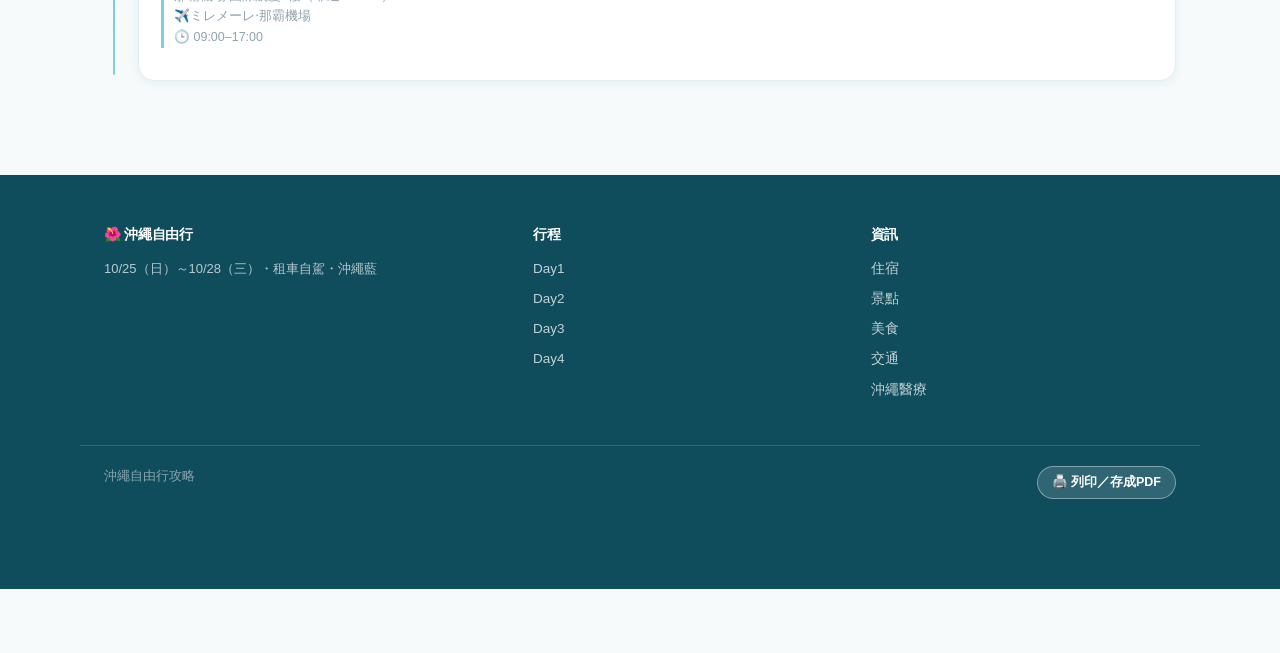
<file: day04.html>
<!DOCTYPE html>
<html lang="zh-Hant">
<head>
<meta charset="UTF-8">
<meta name="viewport" content="width=device-width, initial-scale=1.0, viewport-fit=cover">
<title>Day4｜沖繩自由行</title>
<link rel="stylesheet" href="assets/style.css">
</head>
<body>

<header class="site-header">
  <div class="container">
    <a href="index.html" class="brand"><span class="flag">🌺</span>沖繩自由行</a>
    <nav class="main-nav">
      <a href="index.html">首頁</a>
      <a href="day01.html">Day1</a>
      <a href="day02.html">Day2</a>
      <a href="day03.html">Day3</a>
      <a href="day04.html">Day4</a>
      <a href="hotel.html">住宿</a>
      <a href="attractions.html">景點</a>
      <a href="food.html">美食</a>
      <a href="traffic.html">交通</a>
      <a href="medical.html">沖繩醫療</a>
    </nav>
    <button class="nav-toggle" aria-label="選單">☰</button>
  </div>
</header>

<section class="hero hero-day-hero collage-hero">
  <div class="collage-bg" style="--collage-cols:1">
    <img src="images/kokusai-street.webp" alt="國際通" loading="lazy">
  </div>
  <div class="collage-gradient"></div>
  <div class="container">
    <span class="day-badge" id="day-badge">Day4</span>
    <h1 id="day-title">—</h1>
    <a class="btn btn-primary btn-sm" id="day-hotel-link" href="hotel.html">🏨 住宿資訊</a>
    <div class="meal-strip" id="meal-strip"></div>
  </div>
</section>

<section class="section-tight">
  <div class="container">
    <div class="btn-row" id="day-switch" style="margin-bottom:24px"></div>
    <div class="timeline" id="timeline"><!-- JS render --></div>
  </div>
</section>

<footer class="site-footer">
  <div class="container footer-grid">
    <div>
      <h4>🌺 沖繩自由行</h4>
      <p style="font-size:13px;color:rgba(255,255,255,.7)">10/25（日）～10/28（三）・租車自駕・沖繩藍</p>
    </div>
    <div>
      <h4>行程</h4>
      <a href="day01.html">Day1</a>
      <a href="day02.html">Day2</a>
      <a href="day03.html">Day3</a>
      <a href="day04.html">Day4</a>
    </div>
    <div>
      <h4>資訊</h4>
      <a href="hotel.html">住宿</a>
      <a href="attractions.html">景點</a>
      <a href="food.html">美食</a>
      <a href="traffic.html">交通</a>
      <a href="medical.html">沖繩醫療</a>
    </div>
  </div>
  <div class="container footer-bottom">
    <span>沖繩自由行攻略</span>
    <button class="btn btn-ghost btn-sm no-print" data-print>🖨️ 列印／存成PDF</button>
  </div>
</footer>

<script>const PAGE_TYPE = "day"; const PAGE_DAY_ID = 4;</script>
<script src="assets/data.js"></script>
<script src="assets/render.js"></script>
<script src="assets/main.js"></script>
</body>
</html>
</file>
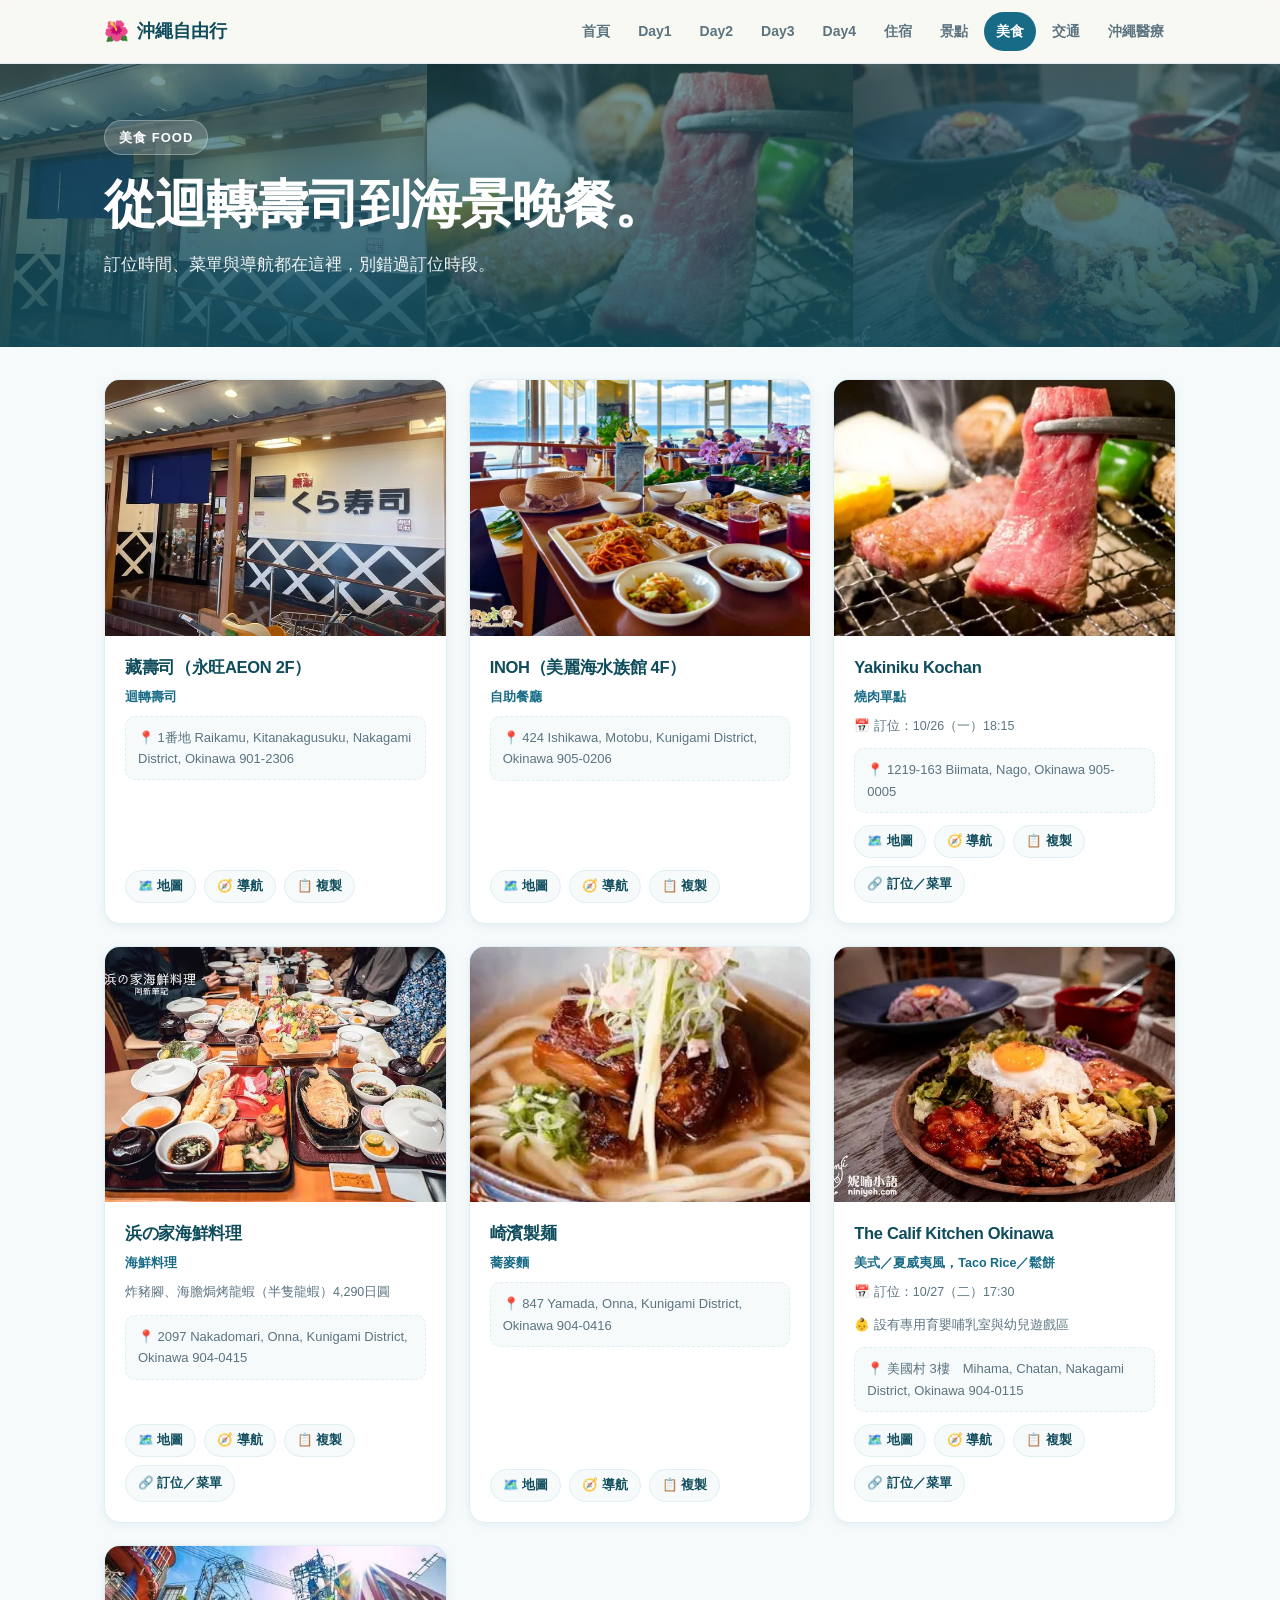
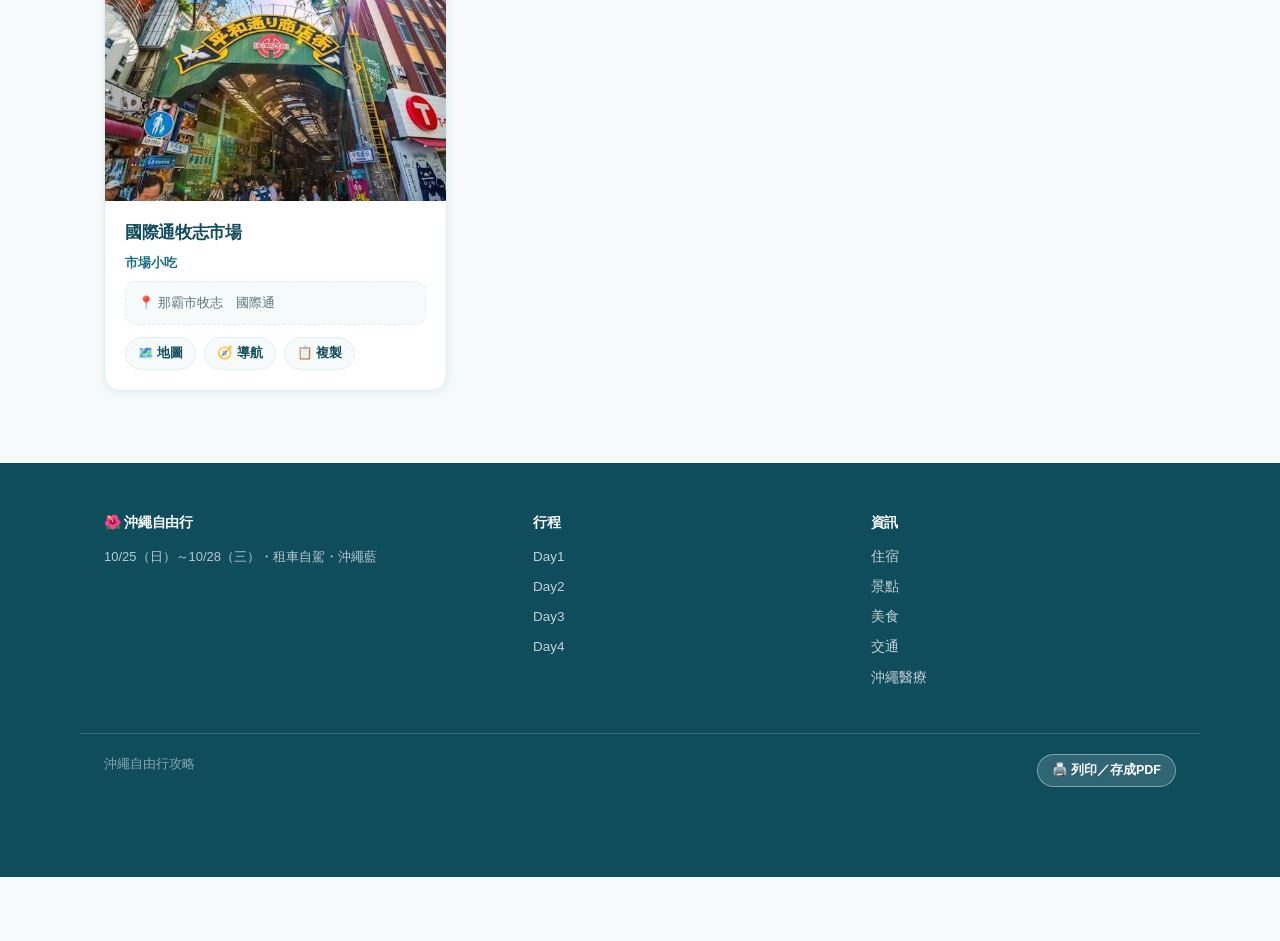
<file: food.html>
<!DOCTYPE html>
<html lang="zh-Hant">
<head>
<meta charset="UTF-8">
<meta name="viewport" content="width=device-width, initial-scale=1.0, viewport-fit=cover">
<title>美食｜沖繩自由行</title>
<link rel="stylesheet" href="assets/style.css">
</head>
<body>

<header class="site-header">
  <div class="container">
    <a href="index.html" class="brand"><span class="flag">🌺</span>沖繩自由行</a>
    <nav class="main-nav">
      <a href="index.html">首頁</a>
      <a href="day01.html">Day1</a>
      <a href="day02.html">Day2</a>
      <a href="day03.html">Day3</a>
      <a href="day04.html">Day4</a>
      <a href="hotel.html">住宿</a>
      <a href="attractions.html">景點</a>
      <a href="food.html">美食</a>
      <a href="traffic.html">交通</a>
      <a href="medical.html">沖繩醫療</a>
    </nav>
    <button class="nav-toggle" aria-label="選單">☰</button>
  </div>
</header>

<section class="hero hero-day-hero collage-hero">
  <div class="collage-bg" style="--collage-cols:3">
    <img src="images/kurazushi.webp" alt="藏壽司" loading="lazy">
    <img src="images/yakiniku-kochan.webp" alt="Yakiniku Kochan" loading="lazy">
    <img src="images/calif-kitchen.webp" alt="The Calif Kitchen Okinawa" loading="lazy">
  </div>
  <div class="collage-gradient"></div>
  <div class="container">
    <span class="hero-eyebrow">美食 Food</span>
    <h1>從迴轉壽司到海景晚餐。</h1>
    <p class="lead">訂位時間、菜單與導航都在這裡，別錯過訂位時段。</p>
  </div>
</section>

<section class="section-tight">
  <div class="container">
    <div class="card-grid" id="food-grid"><!-- JS render --></div>
  </div>
</section>

<footer class="site-footer">
  <div class="container footer-grid">
    <div>
      <h4>🌺 沖繩自由行</h4>
      <p style="font-size:13px;color:rgba(255,255,255,.7)">10/25（日）～10/28（三）・租車自駕・沖繩藍</p>
    </div>
    <div>
      <h4>行程</h4>
      <a href="day01.html">Day1</a>
      <a href="day02.html">Day2</a>
      <a href="day03.html">Day3</a>
      <a href="day04.html">Day4</a>
    </div>
    <div>
      <h4>資訊</h4>
      <a href="hotel.html">住宿</a>
      <a href="attractions.html">景點</a>
      <a href="food.html">美食</a>
      <a href="traffic.html">交通</a>
      <a href="medical.html">沖繩醫療</a>
    </div>
  </div>
  <div class="container footer-bottom">
    <span>沖繩自由行攻略</span>
    <button class="btn btn-ghost btn-sm no-print" data-print>🖨️ 列印／存成PDF</button>
  </div>
</footer>

<script>const PAGE_TYPE = "food";</script>
<script src="assets/data.js"></script>
<script src="assets/render.js"></script>
<script src="assets/main.js"></script>
</body>
</html>
</file>
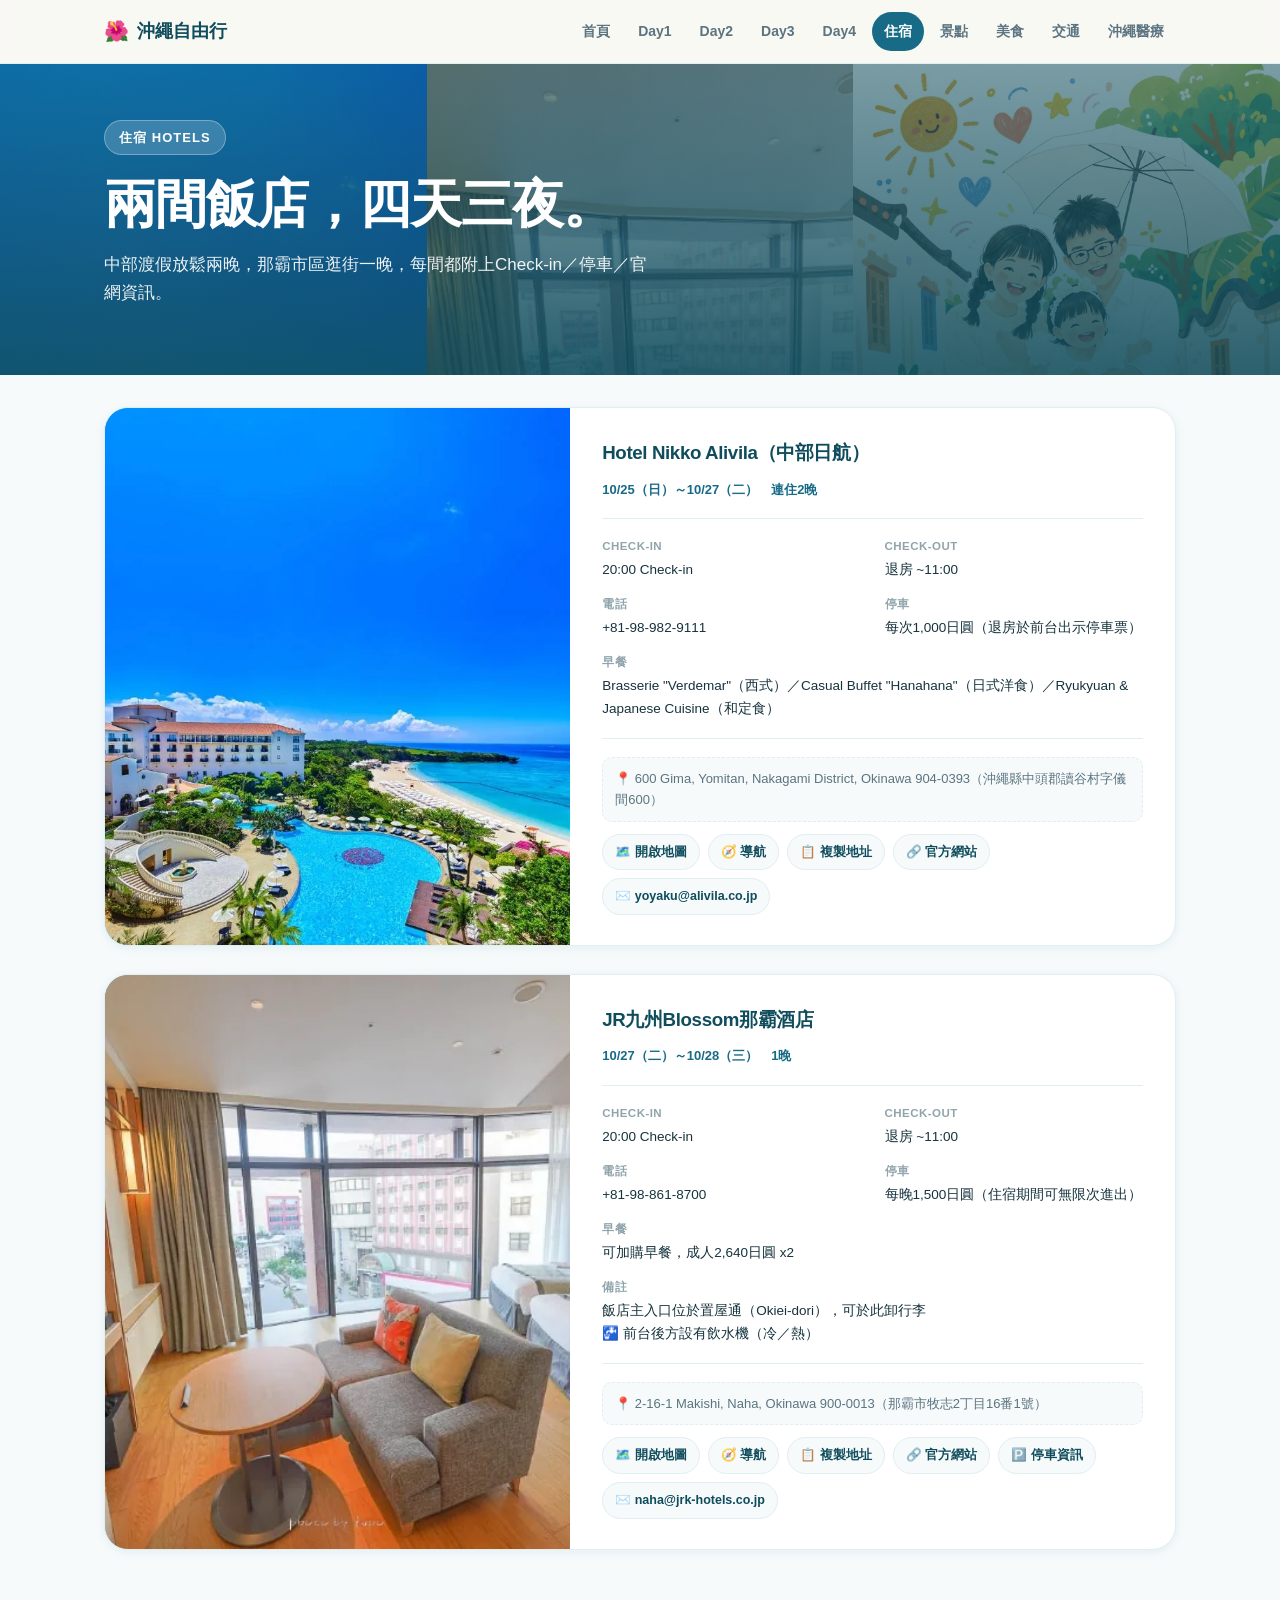
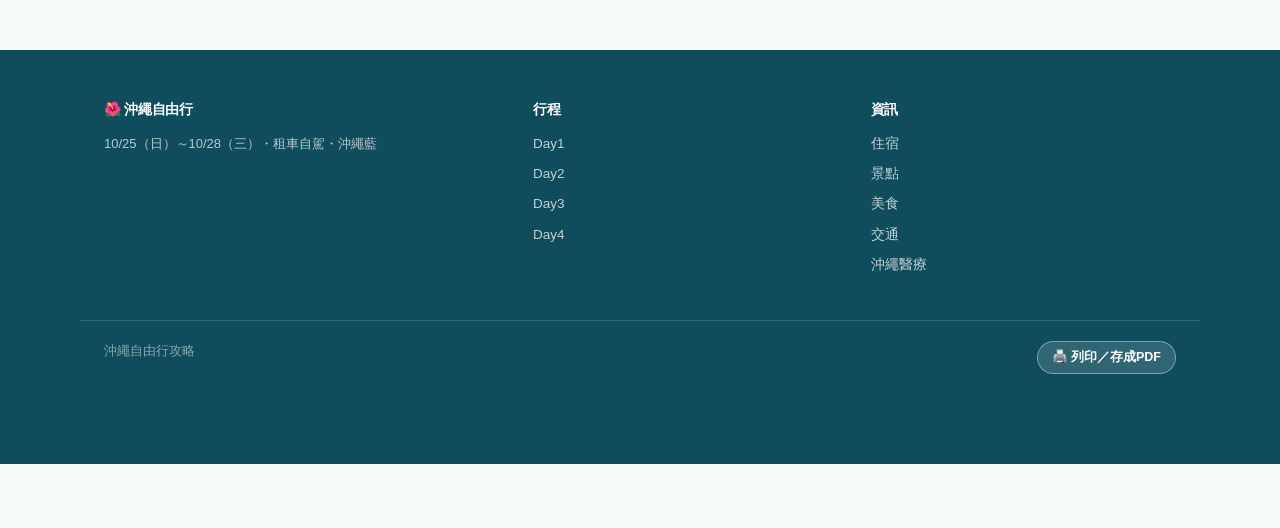
<file: hotel.html>
<!DOCTYPE html>
<html lang="zh-Hant">
<head>
<meta charset="UTF-8">
<meta name="viewport" content="width=device-width, initial-scale=1.0, viewport-fit=cover">
<title>住宿｜沖繩自由行</title>
<link rel="stylesheet" href="assets/style.css">
</head>
<body>

<header class="site-header">
  <div class="container">
    <a href="index.html" class="brand"><span class="flag">🌺</span>沖繩自由行</a>
    <nav class="main-nav">
      <a href="index.html">首頁</a>
      <a href="day01.html">Day1</a>
      <a href="day02.html">Day2</a>
      <a href="day03.html">Day3</a>
      <a href="day04.html">Day4</a>
      <a href="hotel.html">住宿</a>
      <a href="attractions.html">景點</a>
      <a href="food.html">美食</a>
      <a href="traffic.html">交通</a>
      <a href="medical.html">沖繩醫療</a>
    </nav>
    <button class="nav-toggle" aria-label="選單">☰</button>
  </div>
</header>

<section class="hero hero-day-hero collage-hero">
  <div class="collage-bg" style="--collage-cols:3">
    <img src="images/hotel-nikko-alivila.webp" alt="Hotel Nikko Alivila" loading="lazy">
    <img src="images/hotel-jrk-blossom.webp" alt="JR九州Blossom那霸酒店" loading="lazy">
    <img src="images/family-story.webp" alt="一家人沖繩旅行" loading="lazy">
  </div>
  <div class="collage-gradient"></div>
  <div class="container">
    <span class="hero-eyebrow">住宿 Hotels</span>
    <h1>兩間飯店，四天三夜。</h1>
    <p class="lead">中部渡假放鬆兩晚，那霸市區逛街一晚，每間都附上Check-in／停車／官網資訊。</p>
  </div>
</section>

<section class="section-tight">
  <div class="container">
    <div id="hotel-list"><!-- JS render --></div>
  </div>
</section>

<footer class="site-footer">
  <div class="container footer-grid">
    <div>
      <h4>🌺 沖繩自由行</h4>
      <p style="font-size:13px;color:rgba(255,255,255,.7)">10/25（日）～10/28（三）・租車自駕・沖繩藍</p>
    </div>
    <div>
      <h4>行程</h4>
      <a href="day01.html">Day1</a>
      <a href="day02.html">Day2</a>
      <a href="day03.html">Day3</a>
      <a href="day04.html">Day4</a>
    </div>
    <div>
      <h4>資訊</h4>
      <a href="hotel.html">住宿</a>
      <a href="attractions.html">景點</a>
      <a href="food.html">美食</a>
      <a href="traffic.html">交通</a>
      <a href="medical.html">沖繩醫療</a>
    </div>
  </div>
  <div class="container footer-bottom">
    <span>沖繩自由行攻略</span>
    <button class="btn btn-ghost btn-sm no-print" data-print>🖨️ 列印／存成PDF</button>
  </div>
</footer>

<script>const PAGE_TYPE = "hotel";</script>
<script src="assets/data.js"></script>
<script src="assets/render.js"></script>
<script src="assets/main.js"></script>
</body>
</html>
</file>
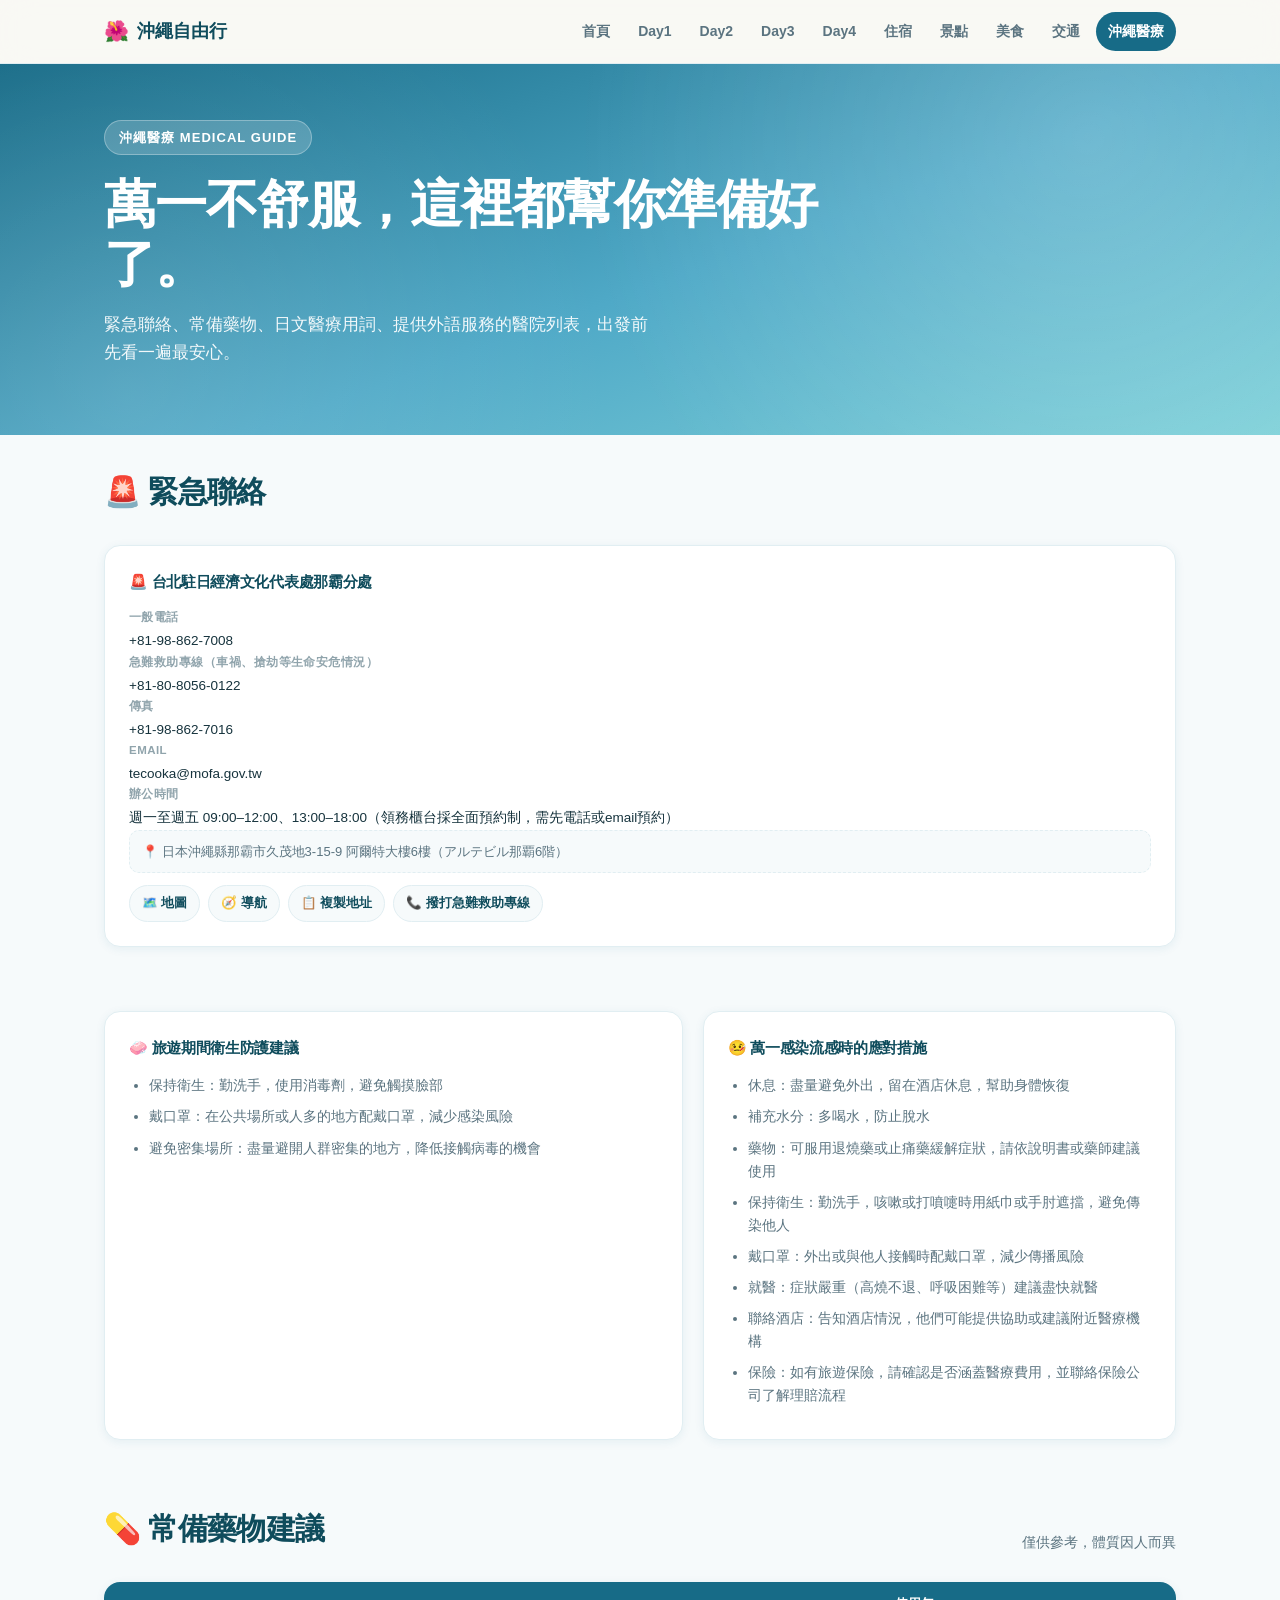
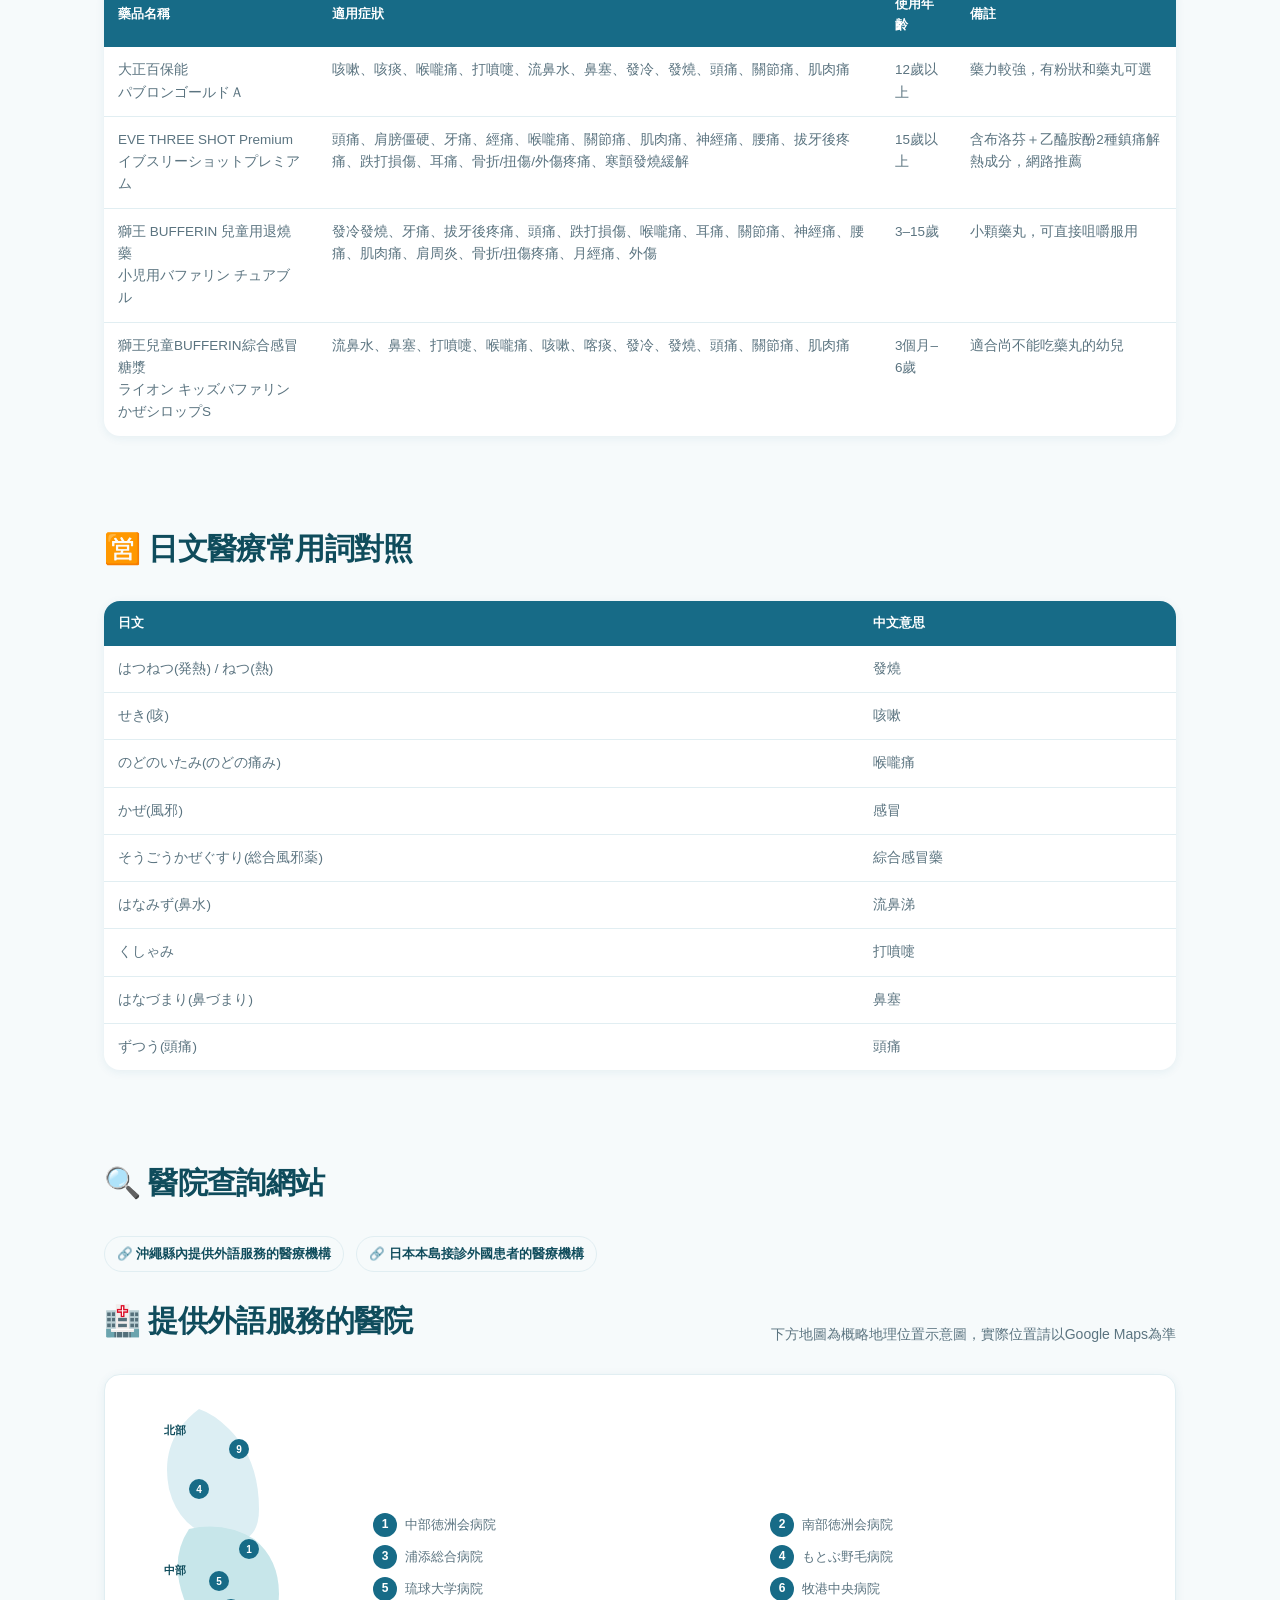
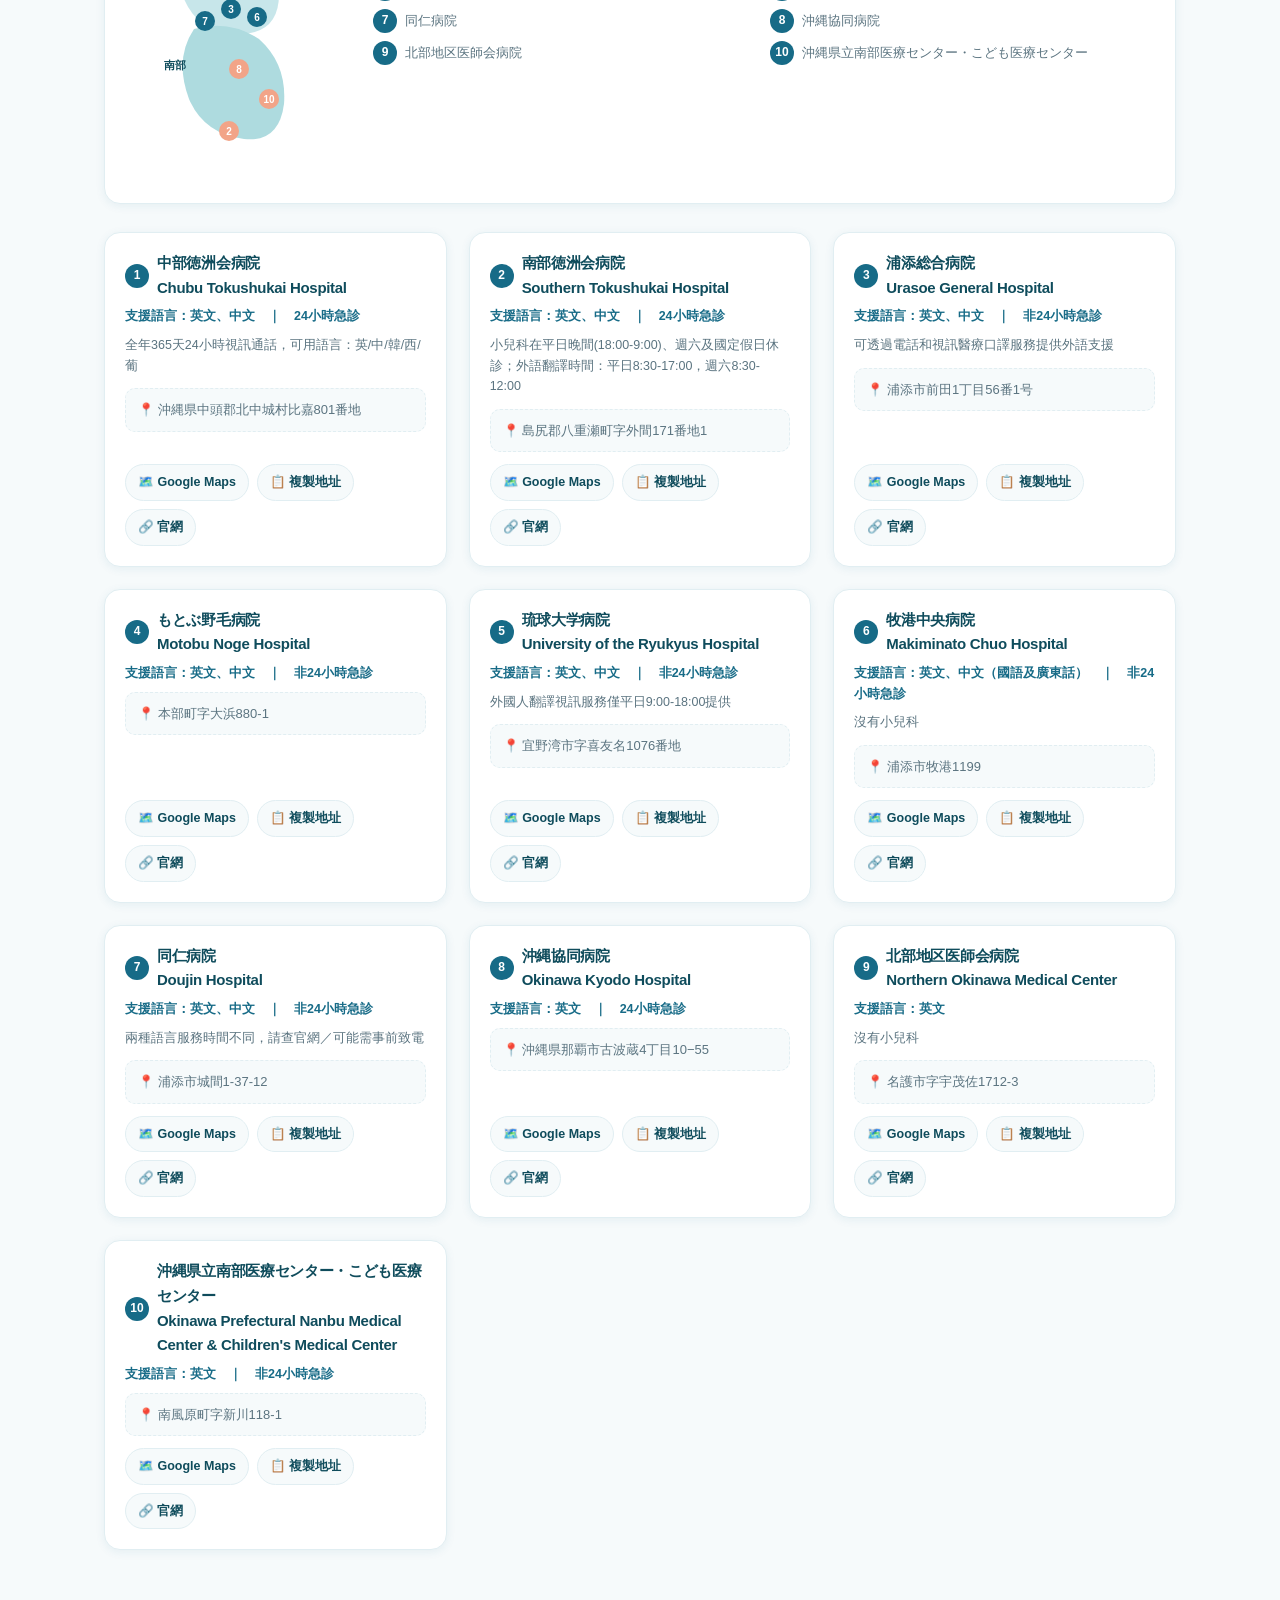
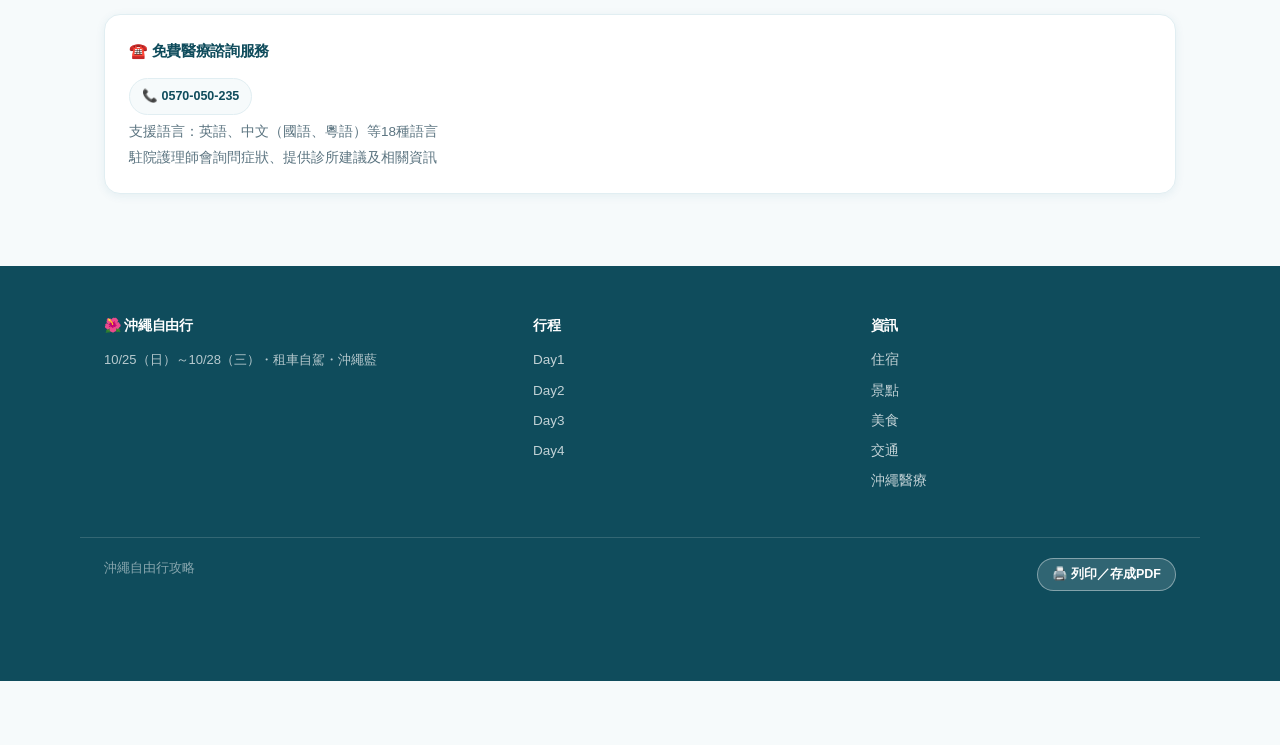
<file: medical.html>
<!DOCTYPE html>
<html lang="zh-Hant">
<head>
<meta charset="UTF-8">
<meta name="viewport" content="width=device-width, initial-scale=1.0, viewport-fit=cover">
<title>沖繩醫療｜沖繩自由行</title>
<link rel="stylesheet" href="assets/style.css">
</head>
<body>

<header class="site-header">
  <div class="container">
    <a href="index.html" class="brand"><span class="flag">🌺</span>沖繩自由行</a>
    <nav class="main-nav">
      <a href="index.html">首頁</a>
      <a href="day01.html">Day1</a>
      <a href="day02.html">Day2</a>
      <a href="day03.html">Day3</a>
      <a href="day04.html">Day4</a>
      <a href="hotel.html">住宿</a>
      <a href="attractions.html">景點</a>
      <a href="food.html">美食</a>
      <a href="traffic.html">交通</a>
      <a href="medical.html">沖繩醫療</a>
    </nav>
    <button class="nav-toggle" aria-label="選單">☰</button>
  </div>
</header>

<section class="hero hero-day-hero">
  <div class="container">
    <span class="hero-eyebrow">沖繩醫療 Medical Guide</span>
    <h1>萬一不舒服，這裡都幫你準備好了。</h1>
    <p class="lead">緊急聯絡、常備藥物、日文醫療用詞、提供外語服務的醫院列表，出發前先看一遍最安心。</p>
  </div>
</section>

<section class="section-tight">
  <div class="container">
    <div class="section-head"><h2>🚨 緊急聯絡</h2></div>
    <div id="emergency-block"><!-- JS render --></div>
  </div>
</section>

<section class="section-tight">
  <div class="container">
    <div class="widget-grid">
      <div class="widget-card">
        <h3>🧼 旅遊期間衛生防護建議</h3>
        <ul class="simple-list" id="hygiene-list"></ul>
      </div>
      <div class="widget-card">
        <h3>🤒 萬一感染流感時的應對措施</h3>
        <ul class="simple-list" id="illness-list"></ul>
      </div>
    </div>
  </div>
</section>

<section class="section-tight">
  <div class="container">
    <div class="section-head"><h2>💊 常備藥物建議</h2><span class="sub">僅供參考，體質因人而異</span></div>
    <div id="medicine-table"><!-- JS render --></div>
  </div>
</section>

<section class="section-tight">
  <div class="container">
    <div class="section-head"><h2>🈺 日文醫療常用詞對照</h2></div>
    <div id="terms-table"><!-- JS render --></div>
  </div>
</section>

<section class="section-tight">
  <div class="container">
    <div class="section-head"><h2>🔍 醫院查詢網站</h2></div>
    <div class="btn-row" id="search-sites" style="margin-bottom:24px"></div>

    <div class="section-head"><h2>🏥 提供外語服務的醫院</h2><span class="sub">下方地圖為概略地理位置示意圖，實際位置請以Google Maps為準</span></div>

    <div class="hospital-map-wrap">
      <svg viewBox="0 0 220 380" xmlns="http://www.w3.org/2000/svg" role="img" aria-label="沖繩醫院地理位置示意圖">
        <title>沖繩提供外語服務醫院 地理位置示意圖</title>
        <!-- 北部 -->
        <path d="M70 10 Q30 40 40 90 Q50 130 90 140 Q130 150 130 110 Q130 60 100 30 Q85 15 70 10 Z" fill="#DCEEF3"/>
        <!-- 中部 -->
        <path d="M60 130 Q40 160 55 200 Q70 235 110 235 Q150 235 150 195 Q150 160 125 140 Q95 122 60 130 Z" fill="#C7E6EA"/>
        <!-- 南部 -->
        <path d="M65 230 Q45 260 60 300 Q75 335 115 340 Q150 344 155 305 Q158 265 130 240 Q100 220 65 230 Z" fill="#AEDBDF"/>

        <text x="35" y="35" font-size="11" fill="#0F4C5C" font-weight="700">北部</text>
        <text x="35" y="175" font-size="11" fill="#0F4C5C" font-weight="700">中部</text>
        <text x="35" y="270" font-size="11" fill="#0F4C5C" font-weight="700">南部</text>

        <!-- pins: number, cx, cy -->
        <g font-family="-apple-system, sans-serif" font-size="10" font-weight="800" fill="#fff" text-anchor="middle">
          <g><circle cx="110" cy="50" r="10" fill="#176B87"/><text x="110" y="53.5">9</text></g>
          <g><circle cx="70" cy="90" r="10" fill="#176B87"/><text x="70" y="93.5">4</text></g>
          <g><circle cx="120" cy="150" r="10" fill="#176B87"/><text x="120" y="153.5">1</text></g>
          <g><circle cx="90" cy="182" r="10" fill="#176B87"/><text x="90" y="185.5">5</text></g>
          <g><circle cx="102" cy="210" r="10" fill="#176B87"/><text x="102" y="213.5">3</text></g>
          <g><circle cx="128" cy="218" r="10" fill="#176B87"/><text x="128" y="221.5">6</text></g>
          <g><circle cx="76" cy="222" r="10" fill="#176B87"/><text x="76" y="225.5">7</text></g>
          <g><circle cx="110" cy="270" r="10" fill="#F2A488"/><text x="110" y="273.5">8</text></g>
          <g><circle cx="140" cy="300" r="10" fill="#F2A488"/><text x="140" y="303.5">10</text></g>
          <g><circle cx="100" cy="332" r="10" fill="#F2A488"/><text x="100" y="335.5">2</text></g>
        </g>
      </svg>
      <div>
        <div class="hospital-map-legend" id="hospital-map-legend"><!-- JS render --></div>
      </div>
    </div>

    <div class="card-grid" id="hospital-grid"><!-- JS render --></div>
  </div>
</section>

<section class="section-tight">
  <div class="container">
    <div id="hotline-block"><!-- JS render --></div>
  </div>
</section>

<footer class="site-footer">
  <div class="container footer-grid">
    <div>
      <h4>🌺 沖繩自由行</h4>
      <p style="font-size:13px;color:rgba(255,255,255,.7)">10/25（日）～10/28（三）・租車自駕・沖繩藍</p>
    </div>
    <div>
      <h4>行程</h4>
      <a href="day01.html">Day1</a>
      <a href="day02.html">Day2</a>
      <a href="day03.html">Day3</a>
      <a href="day04.html">Day4</a>
    </div>
    <div>
      <h4>資訊</h4>
      <a href="hotel.html">住宿</a>
      <a href="attractions.html">景點</a>
      <a href="food.html">美食</a>
      <a href="traffic.html">交通</a>
      <a href="medical.html">沖繩醫療</a>
    </div>
  </div>
  <div class="container footer-bottom">
    <span>沖繩自由行攻略</span>
    <button class="btn btn-ghost btn-sm no-print" data-print>🖨️ 列印／存成PDF</button>
  </div>
</footer>

<script>const PAGE_TYPE = "medical";</script>
<script src="assets/data.js"></script>
<script src="assets/render.js"></script>
<script src="assets/main.js"></script>
</body>
</html>
</file>
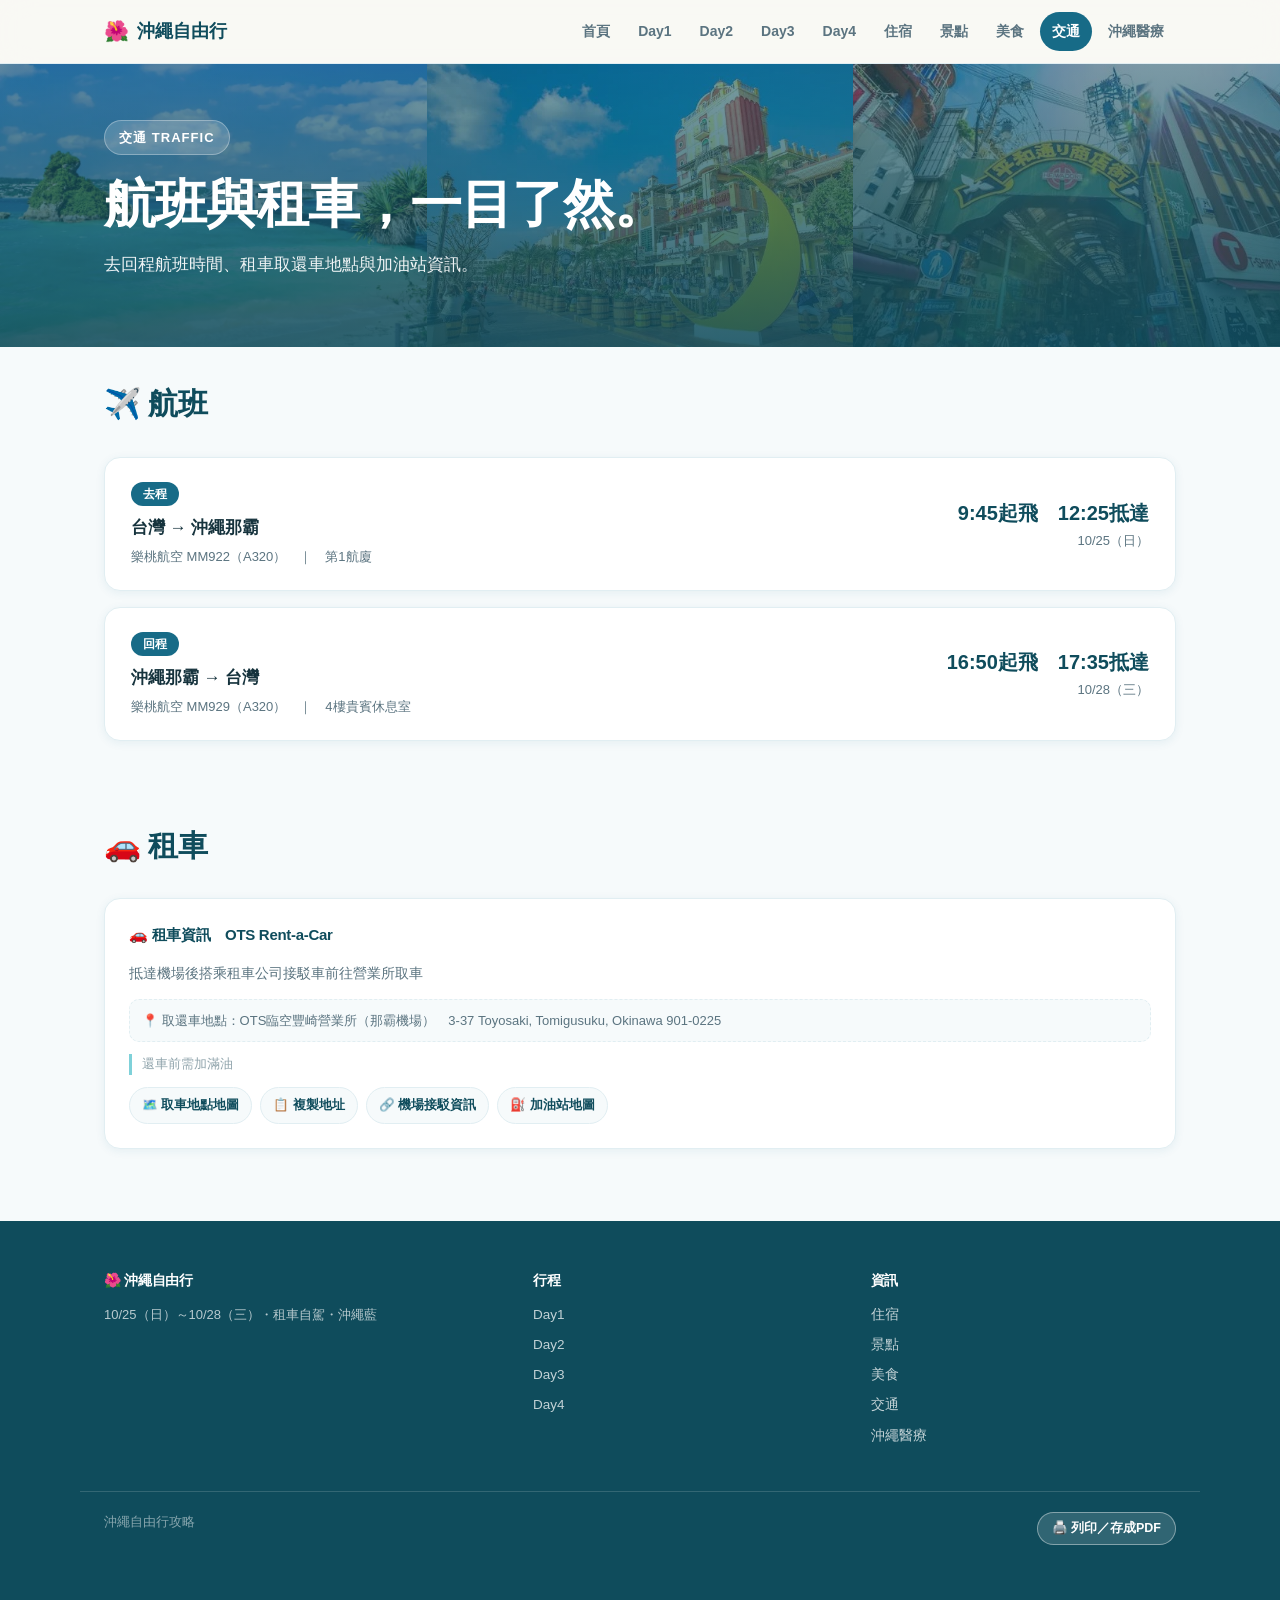
<file: traffic.html>
<!DOCTYPE html>
<html lang="zh-Hant">
<head>
<meta charset="UTF-8">
<meta name="viewport" content="width=device-width, initial-scale=1.0, viewport-fit=cover">
<title>交通｜沖繩自由行</title>
<link rel="stylesheet" href="assets/style.css">
</head>
<body>

<header class="site-header">
  <div class="container">
    <a href="index.html" class="brand"><span class="flag">🌺</span>沖繩自由行</a>
    <nav class="main-nav">
      <a href="index.html">首頁</a>
      <a href="day01.html">Day1</a>
      <a href="day02.html">Day2</a>
      <a href="day03.html">Day3</a>
      <a href="day04.html">Day4</a>
      <a href="hotel.html">住宿</a>
      <a href="attractions.html">景點</a>
      <a href="food.html">美食</a>
      <a href="traffic.html">交通</a>
      <a href="medical.html">沖繩醫療</a>
    </nav>
    <button class="nav-toggle" aria-label="選單">☰</button>
  </div>
</header>

<section class="hero hero-day-hero collage-hero">
  <div class="collage-bg" style="--collage-cols:3">
    <img src="images/kouri-bridge.webp" alt="古宇利大橋" loading="lazy">
    <img src="images/american-village.webp" alt="美國村" loading="lazy">
    <img src="images/kokusai-street.webp" alt="國際通" loading="lazy">
  </div>
  <div class="collage-gradient"></div>
  <div class="container">
    <span class="hero-eyebrow">交通 Traffic</span>
    <h1>航班與租車，一目了然。</h1>
    <p class="lead">去回程航班時間、租車取還車地點與加油站資訊。</p>
  </div>
</section>

<section class="section-tight">
  <div class="container">
    <div class="section-head"><h2>✈️ 航班</h2></div>
    <div id="flight-list"><!-- JS render --></div>
  </div>
</section>

<section class="section-tight">
  <div class="container">
    <div class="section-head"><h2>🚗 租車</h2></div>
    <div id="rental-car-block"><!-- JS render --></div>
  </div>
</section>

<footer class="site-footer">
  <div class="container footer-grid">
    <div>
      <h4>🌺 沖繩自由行</h4>
      <p style="font-size:13px;color:rgba(255,255,255,.7)">10/25（日）～10/28（三）・租車自駕・沖繩藍</p>
    </div>
    <div>
      <h4>行程</h4>
      <a href="day01.html">Day1</a>
      <a href="day02.html">Day2</a>
      <a href="day03.html">Day3</a>
      <a href="day04.html">Day4</a>
    </div>
    <div>
      <h4>資訊</h4>
      <a href="hotel.html">住宿</a>
      <a href="attractions.html">景點</a>
      <a href="food.html">美食</a>
      <a href="traffic.html">交通</a>
      <a href="medical.html">沖繩醫療</a>
    </div>
  </div>
  <div class="container footer-bottom">
    <span>沖繩自由行攻略</span>
    <button class="btn btn-ghost btn-sm no-print" data-print>🖨️ 列印／存成PDF</button>
  </div>
</footer>

<script>const PAGE_TYPE = "traffic";</script>
<script src="assets/data.js"></script>
<script src="assets/render.js"></script>
<script src="assets/main.js"></script>
</body>
</html>
</file>
<file: assets/style.css>
/* =========================================================
   沖繩自由行網站 — 共用樣式
   風格：Apple 風格、留白、大圖片、乾淨排版
   色系：沖繩藍（乾淨柔和清爽）
   ========================================================= */

:root {
  /* Color System */
  --color-primary: #176B87;       /* 沖繩海洋藍 */
  --color-primary-dark: #0F4C5C;
  --color-primary-light: #4FA9C7;
  --color-lagoon: #7FD1D9;        /* 淺礁湖藍 */
  --color-sand: #FBF8F2;          /* 沙灘白 */
  --color-coral: #F2A488;         /* 珊瑚橘（強調色） */
  --color-bg: #F6FAFB;
  --color-surface: #FFFFFF;
  --color-border: #E1EEF2;
  --color-text: #16333D;
  --color-text-muted: #5B7480;
  --color-text-faint: #90A4AC;
  --color-success: #4FA96B;

  /* Typography */
  --font-display: -apple-system, BlinkMacSystemFont, "SF Pro Display", "PingFang TC", "Noto Sans TC", "Helvetica Neue", Arial, sans-serif;
  --font-body: -apple-system, BlinkMacSystemFont, "SF Pro Text", "PingFang TC", "Noto Sans TC", "Helvetica Neue", Arial, sans-serif;

  /* Layout */
  --radius-sm: 10px;
  --radius-md: 16px;
  --radius-lg: 24px;
  --shadow-sm: 0 2px 10px rgba(23, 107, 135, 0.08);
  --shadow-md: 0 8px 30px rgba(23, 107, 135, 0.12);
  --shadow-lg: 0 20px 60px rgba(23, 107, 135, 0.16);
  --max-width: 1120px;
  --header-height: 64px;
}

* { box-sizing: border-box; }
html { scroll-behavior: smooth; }

body {
  margin: 0;
  font-family: var(--font-body);
  background: var(--color-bg);
  color: var(--color-text);
  line-height: 1.65;
  -webkit-font-smoothing: antialiased;
  padding-bottom: 64px; /* space for mobile next-stop bar */
}

img { max-width: 100%; display: block; }

a { color: inherit; text-decoration: none; }

h1, h2, h3, h4 {
  font-family: var(--font-display);
  font-weight: 700;
  letter-spacing: -0.02em;
  margin: 0 0 .5em;
  color: var(--color-primary-dark);
}

p { margin: 0 0 1em; }

.container {
  max-width: var(--max-width);
  margin: 0 auto;
  padding: 0 24px;
}

/* ---------------- Header ---------------- */
.site-header {
  position: sticky;
  top: 0;
  z-index: 100;
  height: var(--header-height);
  display: flex;
  align-items: center;
  background: rgba(251, 248, 242, 0.82);
  backdrop-filter: saturate(180%) blur(16px);
  -webkit-backdrop-filter: saturate(180%) blur(16px);
  border-bottom: 1px solid var(--color-border);
}

.site-header .container {
  display: flex;
  align-items: center;
  justify-content: space-between;
  width: 100%;
}

.brand {
  font-family: var(--font-display);
  font-weight: 800;
  font-size: 18px;
  color: var(--color-primary-dark);
  display: flex;
  align-items: center;
  gap: 8px;
  white-space: nowrap;
}
.brand .flag { font-size: 20px; }

.nav-toggle {
  display: none;
  background: none;
  border: none;
  font-size: 24px;
  color: var(--color-primary-dark);
  cursor: pointer;
  padding: 8px;
}

.main-nav {
  display: flex;
  align-items: center;
  gap: 4px;
  flex-wrap: wrap;
}

.main-nav a {
  font-size: 14px;
  font-weight: 600;
  color: var(--color-text-muted);
  padding: 8px 12px;
  border-radius: 999px;
  transition: background .15s ease, color .15s ease;
  white-space: nowrap;
}

.main-nav a:hover,
.main-nav a.active {
  background: var(--color-primary);
  color: #fff;
}

/* ---------------- Hero ---------------- */
.hero {
  position: relative;
  padding: 72px 0 56px;
  overflow: hidden;
  background: linear-gradient(160deg, var(--color-primary) 0%, var(--color-primary-light) 55%, var(--color-lagoon) 100%);
  color: #fff;
}

.hero::after {
  content: "";
  position: absolute;
  inset: 0;
  background: radial-gradient(circle at 85% 20%, rgba(255,255,255,.18), transparent 45%),
              radial-gradient(circle at 10% 90%, rgba(255,255,255,.12), transparent 40%);
  pointer-events: none;
}

.hero .container { position: relative; z-index: 1; }

.hero-eyebrow {
  display: inline-flex;
  align-items: center;
  gap: 8px;
  font-size: 13px;
  font-weight: 700;
  letter-spacing: .08em;
  text-transform: uppercase;
  background: rgba(255,255,255,.18);
  border: 1px solid rgba(255,255,255,.3);
  padding: 6px 14px;
  border-radius: 999px;
  margin-bottom: 20px;
}

.hero h1 {
  color: #fff;
  font-size: clamp(32px, 5vw, 52px);
  line-height: 1.15;
  max-width: 720px;
  margin-bottom: 16px;
}

.hero p.lead {
  color: rgba(255,255,255,.92);
  font-size: 17px;
  max-width: 560px;
  margin-bottom: 28px;
}

.hero-day-hero {
  padding: 56px 0 40px;
}
.hero-day-hero .day-badge {
  display: inline-block;
  font-size: 15px;
  font-weight: 700;
  padding: 6px 16px;
  border-radius: 999px;
  background: rgba(255,255,255,.2);
  border: 1px solid rgba(255,255,255,.32);
  margin-bottom: 14px;
}
.hero-day-hero .meal-strip {
  display: flex;
  gap: 14px;
  flex-wrap: wrap;
  margin-top: 22px;
}
.hero-day-hero .meal-strip span {
  background: rgba(255,255,255,.14);
  border: 1px solid rgba(255,255,255,.25);
  border-radius: var(--radius-sm);
  padding: 10px 14px;
  font-size: 13px;
  line-height: 1.4;
}
.hero-day-hero .meal-strip b { display:block; font-size: 11px; opacity: .8; font-weight:600; margin-bottom:2px;}

/* ---------------- Collage Hero (照片拼貼底圖) ---------------- */
.hero.collage-hero {
  background: var(--color-primary);
  position: relative;
  overflow: hidden;
}
.collage-bg {
  position: absolute;
  inset: 0;
  z-index: 0;
  display: grid;
  grid-template-columns: repeat(var(--collage-cols, 6), 1fr);
  grid-template-rows: repeat(var(--collage-rows, 1), 1fr);
}
.collage-bg img {
  width: 100%;
  height: 100%;
  object-fit: cover;
  display: block;
}
.collage-gradient {
  position: absolute;
  inset: 0;
  z-index: 1;
  background: linear-gradient(180deg, rgba(15,76,92,.55) 0%, rgba(15,76,92,.72) 55%, rgba(15,76,92,.88) 100%);
}
.hero.collage-hero .container { position: relative; z-index: 2; }

@media (max-width: 760px) {
  .collage-bg {
    grid-template-columns: repeat(var(--collage-cols-mobile, var(--collage-cols, 3)), 1fr);
    grid-template-rows: repeat(var(--collage-rows-mobile, var(--collage-rows, 1)), 1fr);
  }
}

/* ---------------- Buttons ---------------- */
.btn {
  display: inline-flex;
  align-items: center;
  gap: 8px;
  font-family: var(--font-display);
  font-weight: 600;
  font-size: 14px;
  padding: 11px 20px;
  border-radius: 999px;
  border: none;
  cursor: pointer;
  transition: transform .15s ease, box-shadow .15s ease, background .15s ease;
  white-space: nowrap;
}
.btn:active { transform: scale(.97); }

.btn-primary {
  background: #fff;
  color: var(--color-primary-dark);
  box-shadow: var(--shadow-sm);
}
.btn-primary:hover { box-shadow: var(--shadow-md); }

.btn-ghost {
  background: rgba(255,255,255,.14);
  color: #fff;
  border: 1px solid rgba(255,255,255,.4);
}
.btn-ghost:hover { background: rgba(255,255,255,.24); }

.btn-outline {
  background: transparent;
  color: var(--color-primary);
  border: 1.5px solid var(--color-primary);
}
.btn-outline:hover { background: var(--color-primary); color: #fff; }

.btn-sm { padding: 7px 14px; font-size: 12.5px; }

.btn-row { display: flex; gap: 12px; flex-wrap: wrap; }

/* ---------------- Sections ---------------- */
section { padding: 56px 0; }
.section-tight { padding: 32px 0; }

.section-head {
  display: flex;
  justify-content: space-between;
  align-items: flex-end;
  flex-wrap: wrap;
  gap: 12px;
  margin-bottom: 28px;
}
.section-head h2 { margin: 0; font-size: clamp(22px, 3vw, 30px); }
.section-head .sub { color: var(--color-text-muted); font-size: 14px; }

/* ---------------- Day Quick Nav Cards (index) ---------------- */
.day-grid {
  display: grid;
  grid-template-columns: repeat(4, 1fr);
  gap: 18px;
}
.day-card {
  background: var(--color-surface);
  border-radius: var(--radius-md);
  padding: 22px;
  box-shadow: var(--shadow-sm);
  border: 1px solid var(--color-border);
  transition: transform .18s ease, box-shadow .18s ease;
  position: relative;
  overflow: hidden;
}
.day-card:hover { transform: translateY(-4px); box-shadow: var(--shadow-md); }
.day-card .num {
  font-family: var(--font-display);
  font-size: 34px;
  font-weight: 800;
  color: var(--color-primary-light);
  line-height: 1;
  margin-bottom: 10px;
}
.day-card .date { font-size: 12.5px; color: var(--color-text-muted); font-weight: 600; margin-bottom: 8px; }
.day-card h3 { font-size: 16px; margin-bottom: 8px; }
.day-card p { font-size: 13px; color: var(--color-text-muted); margin-bottom: 0; }
.day-card .outfit-dot {
  position: absolute; top: 20px; right: 20px;
  width: 14px; height: 14px; border-radius: 50%;
  box-shadow: 0 0 0 3px #fff, 0 0 0 4px var(--color-border);
}
.day-card.is-today { border-color: var(--color-coral); box-shadow: 0 0 0 3px rgba(242,164,136,.3), var(--shadow-md); }
.day-card.is-today::before {
  content: "現在";
  position: absolute; top: 0; left: 0;
  background: var(--color-coral); color: #fff;
  font-size: 11px; font-weight: 700;
  padding: 4px 10px; border-bottom-right-radius: 10px;
}

/* ---------------- Utility widgets (index) ---------------- */
.widget-grid {
  display: grid;
  grid-template-columns: 1.1fr .9fr;
  gap: 20px;
}
.widget-card {
  background: var(--color-surface);
  border: 1px solid var(--color-border);
  border-radius: var(--radius-md);
  padding: 24px;
  box-shadow: var(--shadow-sm);
}
.widget-card h3 {
  font-size: 15px;
  display: flex; align-items: center; gap: 8px;
  margin-bottom: 14px;
}

/* next-up widget */
.next-up { display: flex; align-items: center; gap: 16px; }
.next-up .pulse-dot {
  width: 12px; height: 12px; border-radius: 50%;
  background: var(--color-coral);
  box-shadow: 0 0 0 0 rgba(242,164,136,.6);
  animation: pulse 1.8s infinite;
  flex-shrink: 0;
}
@keyframes pulse {
  0% { box-shadow: 0 0 0 0 rgba(242,164,136,.55); }
  70% { box-shadow: 0 0 0 12px rgba(242,164,136,0); }
  100% { box-shadow: 0 0 0 0 rgba(242,164,136,0); }
}
.next-up-title { font-weight: 700; font-size: 15px; margin-bottom: 2px; }
.next-up-meta { font-size: 13px; color: var(--color-text-muted); }

/* currency converter */
.converter-row { display: flex; align-items: center; gap: 10px; margin-bottom: 12px; }
.converter-row input {
  flex: 1;
  border: 1.5px solid var(--color-border);
  border-radius: var(--radius-sm);
  padding: 10px 12px;
  font-size: 15px;
  font-family: var(--font-body);
  background: var(--color-bg);
  color: var(--color-text);
}
.converter-row input:focus { outline: none; border-color: var(--color-primary-light); }
.converter-row label { font-size: 13px; color: var(--color-text-muted); width: 56px; }
.converter-rate { font-size: 12px; color: var(--color-text-faint); }
.converter-swap {
  border: none; background: var(--color-bg-alt, #EEF6F8); color: var(--color-primary);
  border-radius: 50%; width: 34px; height: 34px; cursor: pointer; font-size: 14px;
  display:flex; align-items:center; justify-content:center;
}

/* checklist */
.checklist-toggle-wrap { text-align: center; margin-top: 8px; }
.checklist-groups { display: none; margin-top: 18px; }
.checklist-groups.open { display: block; }
.checklist-group { margin-bottom: 18px; }
.checklist-group h4 { font-size: 13.5px; color: var(--color-primary); margin-bottom: 8px; }
.checklist-item {
  display: flex; align-items: center; gap: 10px;
  padding: 9px 0;
  border-bottom: 1px dashed var(--color-border);
  font-size: 14px;
}
.checklist-item input { width: 18px; height: 18px; accent-color: var(--color-primary); flex-shrink:0; }
.checklist-item.checked span { text-decoration: line-through; color: var(--color-text-faint); }
.checklist-progress { font-size: 12.5px; color: var(--color-text-muted); margin-top: 10px; }

/* ---------------- Timeline ---------------- */
.timeline {
  position: relative;
  margin-top: 8px;
  padding-left: 34px;
}
.timeline::before {
  content: "";
  position: absolute;
  left: 9px; top: 6px; bottom: 6px;
  width: 2px;
  background: linear-gradient(var(--color-primary-light), var(--color-lagoon));
  border-radius: 2px;
}
.timeline-item {
  position: relative;
  margin-bottom: 22px;
}
.timeline-item::before {
  content: "";
  position: absolute;
  left: -34px; top: 6px;
  width: 18px; height: 18px;
  border-radius: 50%;
  background: #fff;
  border: 3px solid var(--color-primary-light);
}
.timeline-item.is-current::before {
  border-color: var(--color-coral);
  background: var(--color-coral);
  box-shadow: 0 0 0 5px rgba(242,164,136,.28);
}
.timeline-item.is-current .stop-card { border-color: var(--color-coral); box-shadow: 0 0 0 3px rgba(242,164,136,.18), var(--shadow-md); }

.stop-card {
  background: var(--color-surface);
  border: 1px solid var(--color-border);
  border-radius: var(--radius-md);
  padding: 20px 22px;
  box-shadow: var(--shadow-sm);
}
.stop-time {
  display: inline-block;
  font-size: 12.5px;
  font-weight: 700;
  color: var(--color-primary);
  background: #EAF5F8;
  padding: 4px 10px;
  border-radius: 999px;
  margin-bottom: 10px;
  white-space: pre-line;
}
.stop-card.is-current .stop-time { background: var(--color-coral); color: #fff; }
.stop-title { font-size: 17px; font-weight: 700; margin-bottom: 6px; color: var(--color-text); }
.stop-detail {
  font-size: 14px;
  color: var(--color-text-muted);
  margin-bottom: 10px;
  white-space: pre-line;
  line-height: 1.9;
  word-break: break-word;
}
.stop-meta {
  display: flex; flex-wrap: wrap; gap: 8px 18px;
  font-size: 13px; color: var(--color-text-muted); margin-bottom: 10px;
}
.stop-meta .meta-item { display: flex; align-items: center; gap: 6px; }
.stop-address {
  font-size: 13px; color: var(--color-text-muted);
  background: var(--color-bg);
  border: 1px dashed var(--color-border);
  border-radius: var(--radius-sm);
  padding: 10px 12px;
  margin-bottom: 12px;
  white-space: pre-line;
}
.stop-note {
  font-size: 12.5px; color: var(--color-text-faint);
  white-space: pre-line;
  margin-bottom: 12px;
  border-left: 3px solid var(--color-lagoon);
  padding-left: 10px;
}
.stop-actions { display: flex; flex-wrap: wrap; gap: 8px; }

.stop-leave-badge {
  display: inline-flex;
  align-items: center;
  gap: 6px;
  font-size: 13px;
  font-weight: 800;
  color: #fff;
  background: var(--color-coral);
  padding: 7px 14px;
  border-radius: 999px;
  margin-bottom: 12px;
  box-shadow: 0 4px 14px rgba(242,164,136,.4);
}

.stop-ref-images {
  display: flex;
  gap: 10px;
  flex-wrap: wrap;
  margin-bottom: 12px;
}
.stop-ref-img {
  display: block;
  width: 110px;
  height: 110px;
  border-radius: 12px;
  overflow: hidden;
  border: 1px solid var(--color-border);
  box-shadow: var(--shadow-sm);
  flex-shrink: 0;
}
.stop-ref-img img { width: 100%; height: 100%; object-fit: cover; }
.chip-btn {
  display: inline-flex; align-items: center; gap: 6px;
  font-size: 12.5px; font-weight: 600;
  padding: 7px 12px;
  border-radius: 999px;
  border: 1px solid var(--color-border);
  background: var(--color-bg);
  color: var(--color-primary-dark);
  cursor: pointer;
  transition: background .15s ease, border-color .15s ease;
}
.chip-btn:hover { background: #EAF5F8; border-color: var(--color-primary-light); }
.chip-btn.copied { background: var(--color-success); color: #fff; border-color: var(--color-success); }

/* ---------------- Cards (attractions/food/hotel) ---------------- */
.card-grid {
  display: grid;
  grid-template-columns: repeat(3, 1fr);
  gap: 22px;
}
.card {
  background: var(--color-surface);
  border-radius: var(--radius-md);
  overflow: hidden;
  border: 1px solid var(--color-border);
  box-shadow: var(--shadow-sm);
  transition: transform .18s ease, box-shadow .18s ease;
  display: flex; flex-direction: column;
}
.card:hover { transform: translateY(-4px); box-shadow: var(--shadow-md); }
.card-media {
  aspect-ratio: 4 / 3;
  background: linear-gradient(135deg, var(--color-primary-light), var(--color-lagoon));
  position: relative;
  overflow: hidden;
}
.card-media img {
  position: absolute;
  inset: 0;
  width: 100%;
  height: 100%;
  object-fit: cover;
  z-index: 1;
}
.card-media .fallback-icon {
  position: absolute;
  inset: 0;
  display: flex;
  align-items: center;
  justify-content: center;
  font-size: 40px;
  color: rgba(255,255,255,.85);
  z-index: 0;
}
.card-media .day-tag {
  position: absolute; top: 10px; left: 10px;
  background: rgba(255,255,255,.92);
  color: var(--color-primary-dark);
  font-size: 11.5px; font-weight: 700;
  padding: 4px 10px; border-radius: 999px;
}
.card-body { padding: 18px 20px 20px; flex: 1; display: flex; flex-direction: column; }
.card-body h3 { font-size: 16.5px; margin-bottom: 6px; }
.card-body .type { font-size: 12.5px; color: var(--color-primary); font-weight: 600; margin-bottom: 8px; }
.card-body .stay { font-size: 12.5px; color: var(--color-text-faint); margin-bottom: 10px; }
.card-body .note { font-size: 12.5px; color: var(--color-text-muted); margin-bottom: 12px; }
.card-body .stop-address { margin-bottom: 12px; }
.card-actions { margin-top: auto; display: flex; flex-wrap: wrap; gap: 8px; }

/* Hotel detail card (bigger) */
.hotel-card {
  display: grid;
  grid-template-columns: 1fr 1.3fr;
  gap: 0;
  background: var(--color-surface);
  border-radius: var(--radius-lg);
  overflow: hidden;
  border: 1px solid var(--color-border);
  box-shadow: var(--shadow-sm);
  margin-bottom: 28px;
}
.hotel-card .card-media { aspect-ratio: auto; height: 100%; min-height: 260px; }
.hotel-card .hotel-body { padding: 30px 32px; }
.hotel-card .hotel-meta {
  display: grid; grid-template-columns: 1fr 1fr; gap: 14px 24px;
  margin: 18px 0; padding: 18px 0;
  border-top: 1px solid var(--color-border);
  border-bottom: 1px solid var(--color-border);
}
.hotel-meta .meta-label { font-size: 11.5px; color: var(--color-text-faint); font-weight: 700; text-transform: uppercase; letter-spacing: .04em; margin-bottom: 3px; }
.hotel-meta .meta-value { font-size: 13.5px; color: var(--color-text); white-space: pre-line; }

/* ---------------- Traffic page ---------------- */
.flight-card {
  display: flex; justify-content: space-between; align-items: center;
  background: var(--color-surface);
  border: 1px solid var(--color-border);
  border-radius: var(--radius-md);
  padding: 22px 26px;
  margin-bottom: 16px;
  box-shadow: var(--shadow-sm);
  flex-wrap: wrap; gap: 14px;
}
.flight-card .leg-badge {
  font-size: 12px; font-weight: 700; color: #fff;
  background: var(--color-primary); padding: 5px 12px; border-radius: 999px;
}
.flight-card .route { font-size: 17px; font-weight: 700; margin: 8px 0 4px; }
.flight-card .flight-meta { font-size: 13px; color: var(--color-text-muted); }
.flight-card .flight-time { text-align: right; }
.flight-card .flight-time .big { font-size: 20px; font-weight: 800; color: var(--color-primary-dark); }

/* ---------------- Footer ---------------- */
.site-footer {
  background: var(--color-primary-dark);
  color: rgba(255,255,255,.85);
  padding: 48px 0 90px;
  margin-top: 40px;
}
.footer-grid {
  display: grid;
  grid-template-columns: 1.3fr 1fr 1fr;
  gap: 32px;
}
.site-footer h4 { color: #fff; font-size: 14px; margin-bottom: 12px; }
.site-footer a { color: rgba(255,255,255,.75); font-size: 13.5px; display: block; margin-bottom: 8px; }
.site-footer a:hover { color: #fff; }
.footer-bottom {
  margin-top: 36px; padding-top: 20px;
  border-top: 1px solid rgba(255,255,255,.15);
  font-size: 12.5px; color: rgba(255,255,255,.5);
  display: flex; justify-content: space-between; flex-wrap: wrap; gap: 8px;
}

/* ---------------- Mobile next-stop sticky bar ---------------- */
.mobile-next-bar {
  position: fixed; left: 0; right: 0; bottom: 0;
  background: rgba(23,107,135,.96);
  backdrop-filter: blur(10px);
  color: #fff;
  padding: 10px 16px;
  display: none;
  align-items: center; justify-content: space-between; gap: 12px;
  z-index: 200;
  box-shadow: 0 -6px 24px rgba(0,0,0,.15);
}
.mobile-next-bar .label { font-size: 11px; opacity: .8; }
.mobile-next-bar .title { font-size: 13.5px; font-weight: 700; }
.mobile-next-bar .btn { padding: 8px 14px; font-size: 12.5px; }

/* ---------------- Toast ---------------- */
.toast {
  position: fixed; left: 50%; bottom: 90px;
  transform: translate(-50%, 20px);
  background: var(--color-primary-dark);
  color: #fff;
  padding: 10px 18px;
  border-radius: 999px;
  font-size: 13px;
  opacity: 0;
  pointer-events: none;
  transition: opacity .25s ease, transform .25s ease;
  z-index: 300;
  white-space: nowrap;
}
.toast.show { opacity: 1; transform: translate(-50%, 0); }

/* ---------------- Print ---------------- */
@media print {
  .site-header, .site-footer, .mobile-next-bar, .toast, .no-print { display: none !important; }
  body { background: #fff; padding-bottom: 0; }
  .hero { background: none !important; color: var(--color-text) !important; padding: 20px 0; }
  .hero h1 { color: var(--color-text) !important; }
  .stop-card, .card, .hotel-card, .flight-card { box-shadow: none; border: 1px solid #ccc; break-inside: avoid; }
}

/* ---------------- Medical table ---------------- */
.med-table {
  width: 100%;
  border-collapse: collapse;
  background: var(--color-surface);
  border-radius: var(--radius-md);
  overflow: hidden;
  box-shadow: var(--shadow-sm);
  margin-bottom: 24px;
  font-size: 13.5px;
}
.med-table th {
  background: var(--color-primary);
  color: #fff;
  text-align: left;
  padding: 12px 14px;
  font-size: 12.5px;
}
.med-table td {
  padding: 12px 14px;
  border-bottom: 1px solid var(--color-border);
  color: var(--color-text-muted);
  vertical-align: top;
}
.med-table tr:last-child td { border-bottom: none; }
.simple-list { padding-left: 20px; margin: 0 0 8px; }
.simple-list li { margin-bottom: 8px; font-size: 14px; color: var(--color-text-muted); }

.hospital-num {
  display: inline-flex; align-items: center; justify-content: center;
  width: 24px; height: 24px; border-radius: 50%;
  background: var(--color-primary); color: #fff;
  font-size: 12px; font-weight: 800; flex-shrink: 0;
}

/* hospital location map */
.hospital-map-wrap {
  background: var(--color-surface);
  border: 1px solid var(--color-border);
  border-radius: var(--radius-md);
  box-shadow: var(--shadow-sm);
  padding: 24px;
  display: grid;
  grid-template-columns: 220px 1fr;
  gap: 24px;
  align-items: center;
  margin-bottom: 28px;
}
.hospital-map-wrap svg { width: 100%; height: auto; display: block; }
.hospital-map-legend {
  display: grid;
  grid-template-columns: 1fr 1fr;
  gap: 8px 16px;
  font-size: 12.5px;
  color: var(--color-text-muted);
}
.hospital-map-legend .legend-item { display: flex; align-items: center; gap: 8px; }
.hospital-map-legend .hospital-num { flex-shrink: 0; }
@media (max-width: 680px) {
  .hospital-map-wrap { grid-template-columns: 1fr; }
  .hospital-map-legend { grid-template-columns: 1fr; }
}

/* ---------------- Responsive table ---------------- */
@media (max-width: 680px) {
  .med-table { font-size: 12.5px; }
  .med-table th, .med-table td { padding: 9px 10px; }
}

/* ---------------- About This Trip ---------------- */
.about-trip {
  background: #FFFDF9;
  padding: 72px 0;
}
.about-trip .container {
  display: grid;
  grid-template-columns: 1fr 1fr;
  gap: 56px;
  align-items: center;
}
.about-trip .about-img img {
  width: 100%;
  border-radius: var(--radius-lg);
  box-shadow: var(--shadow-md);
}
.about-trip .about-text h2 {
  font-size: clamp(24px, 3vw, 30px);
  margin-bottom: 18px;
}
.about-trip .about-text p {
  font-size: 15.5px;
  line-height: 1.9;
  color: var(--color-text-muted);
  margin-bottom: 0;
}

@media (max-width: 860px) {
  .about-trip .container { grid-template-columns: 1fr; gap: 28px; }
  .about-trip .about-img { order: -1; }
}

/* ---------------- Responsive ---------------- */
@media (max-width: 980px) {
  .day-grid { grid-template-columns: repeat(2, 1fr); }
  .card-grid { grid-template-columns: repeat(2, 1fr); }
  .widget-grid { grid-template-columns: 1fr; }
  .hotel-card { grid-template-columns: 1fr; }
  .hotel-card .card-media { min-height: 200px; }
  .footer-grid { grid-template-columns: 1fr 1fr; }
}

@media (max-width: 680px) {
  .container { padding: 0 18px; }
  .main-nav {
    position: fixed; top: var(--header-height); left: 0; right: 0;
    background: var(--color-sand);
    flex-direction: column;
    align-items: stretch;
    padding: 10px 18px 18px;
    border-bottom: 1px solid var(--color-border);
    display: none;
    gap: 2px;
    max-height: calc(100vh - var(--header-height));
    overflow-y: auto;
  }
  .main-nav.open { display: flex; }
  .main-nav a { padding: 12px 14px; border-radius: 12px; }
  .nav-toggle { display: block; }
  .day-grid { grid-template-columns: 1fr 1fr; gap: 12px; }
  .card-grid { grid-template-columns: 1fr; }
  .hero { padding: 48px 0 40px; }
  .footer-grid { grid-template-columns: 1fr; }
  .mobile-next-bar { display: flex; }
  .btn, .chip-btn { min-height: 44px; }
  section { padding: 40px 0; }
  .stop-detail { font-size: 13.5px; line-height: 2; }
  .stop-note { line-height: 1.8; }
}
</file>
